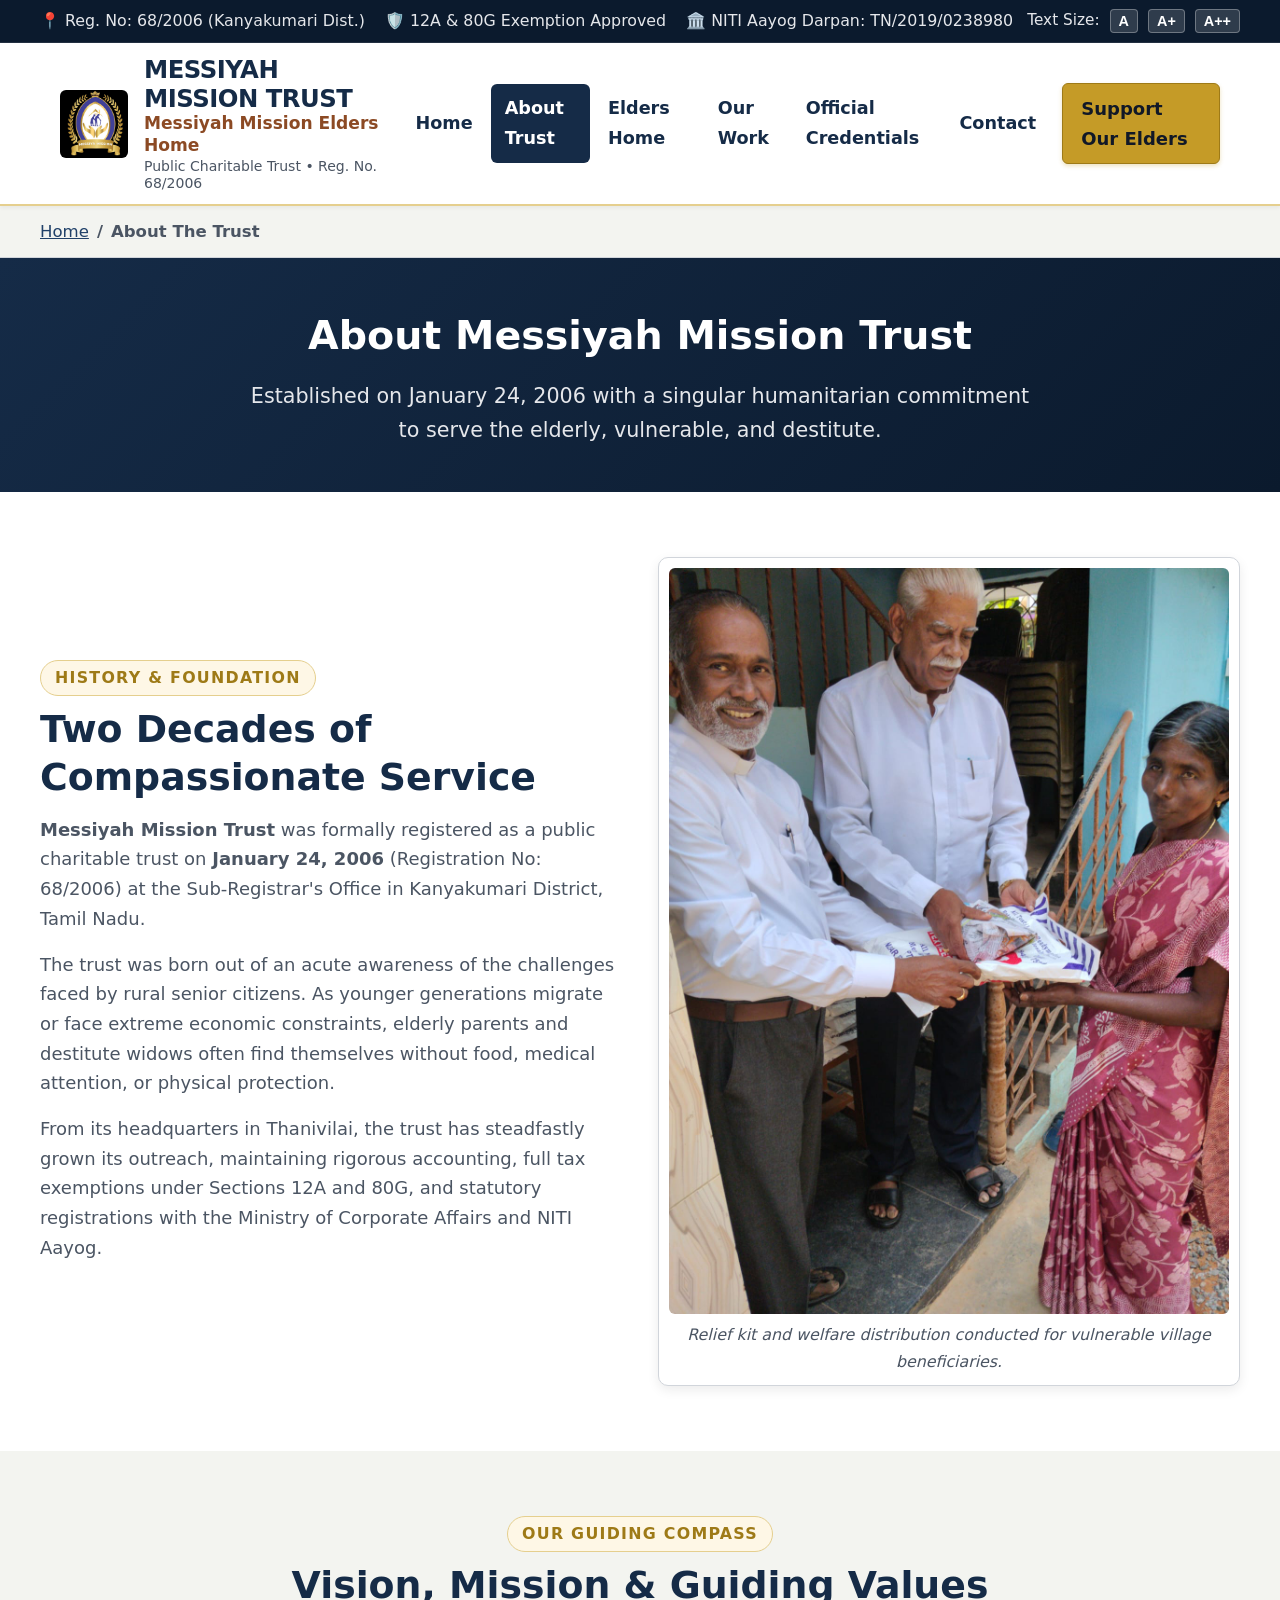
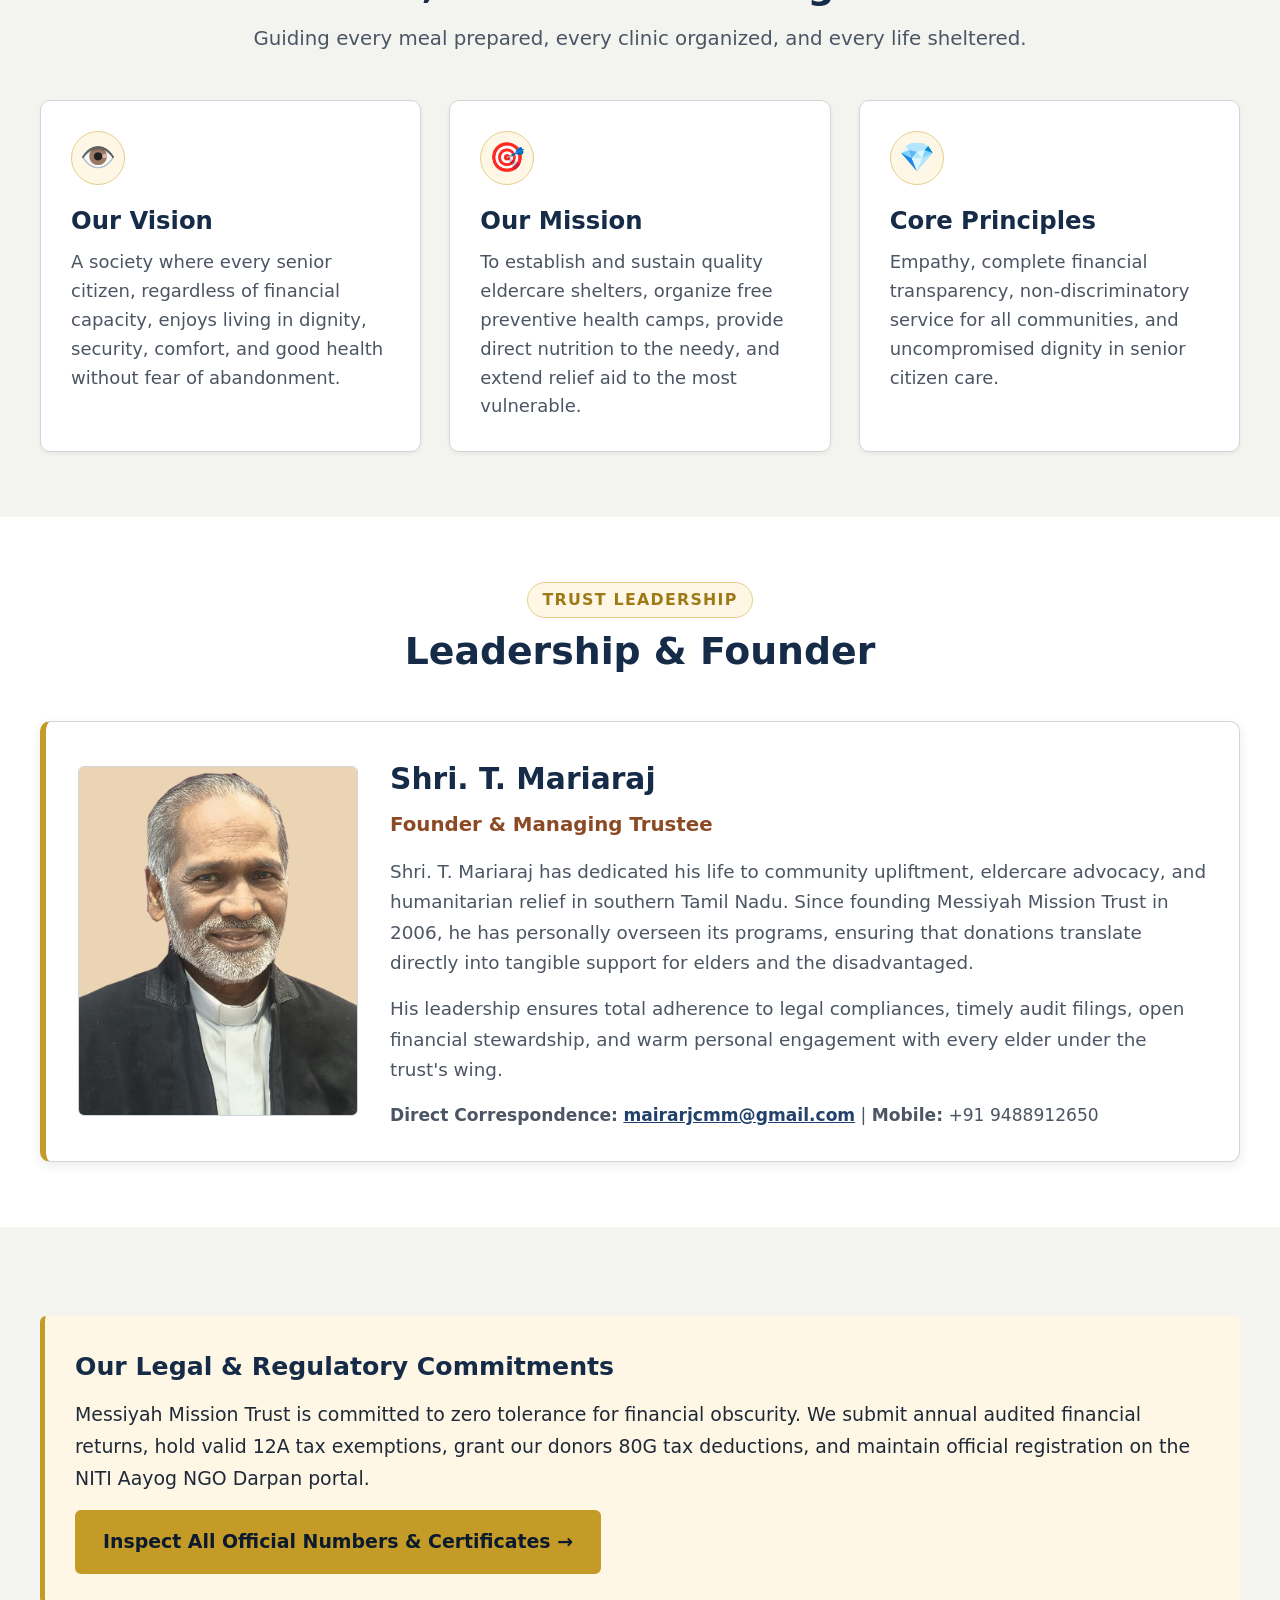
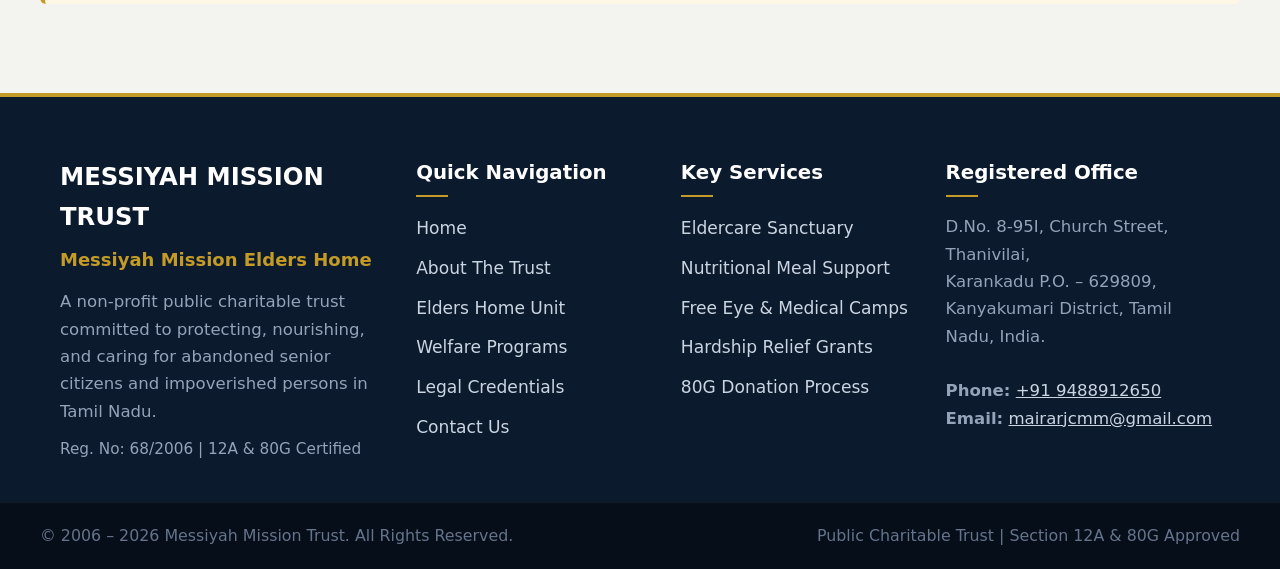
<file: about.html>
<!DOCTYPE html>
<html lang="en">
<head>
  <meta charset="UTF-8">
  <meta name="viewport" content="width=device-width, initial-scale=1.0">
  <meta name="description" content="Learn about Messiyah Mission Trust, a registered public charitable trust established in 2006 in Kanyakumari District dedicated to elder welfare, relief programs, and transparent governance.">
  <title>About Us | Messiyah Mission Trust</title>
  <link rel="stylesheet" href="styles.css">
</head>
<body>
  <!-- Accessibility Skip Navigation -->
  <a href="#main-content" class="skip-link">Skip to main content</a>

  <!-- Top Utility Bar -->
  <aside class="top-bar" aria-label="Official registration summary">
    <div class="top-bar-inner">
      <div class="top-bar-meta">
        <span>📍 Reg. No: 68/2006 (Kanyakumari Dist.)</span>
        <span>🛡️ 12A &amp; 80G Exemption Approved</span>
        <span>🏛️ NITI Aayog Darpan: TN/2019/0238980</span>
      </div>
      <div class="top-bar-controls">
        <span style="font-size: 0.85rem;">Text Size:</span>
        <button id="fontDefault" class="font-toggle-btn" title="Default font size" aria-label="Default font size">A</button>
        <button id="fontLarge" class="font-toggle-btn" title="Large font size" aria-label="Large font size">A+</button>
        <button id="fontXLarge" class="font-toggle-btn" title="Extra large font size" aria-label="Extra large font size">A++</button>
      </div>
    </div>
  </aside>

  <!-- Header -->
  <header class="header">
    <div class="header-container">
      <a href="index.html" class="brand-group" aria-label="Messiyah Mission Trust Home">
        <img src="public/images/messiyah-mission-trust-logo.jpg" alt="Messiyah Mission Trust Logo" class="brand-logo" width="68" height="68">
        <div class="brand-titles">
          <span class="brand-main-title">MESSIYAH MISSION TRUST</span>
          <span class="brand-subtitle">Messiyah Mission Elders Home</span>
          <span class="brand-legal">Public Charitable Trust • Reg. No. 68/2006</span>
        </div>
      </a>

      <button id="mobileMenuToggle" class="mobile-menu-btn" aria-expanded="false" aria-label="Toggle navigation menu">
        ☰ Menu
      </button>

      <nav id="mainNav" class="main-nav" aria-label="Primary Navigation">
        <ul class="nav-list">
          <li><a href="index.html" class="nav-link">Home</a></li>
          <li><a href="about.html" class="nav-link active" aria-current="page">About Trust</a></li>
          <li><a href="elders-home.html" class="nav-link">Elders Home</a></li>
          <li><a href="objectives.html" class="nav-link">Our Work</a></li>
          <li><a href="official-info.html" class="nav-link">Official Credentials</a></li>
          <li><a href="contact.html" class="nav-link">Contact</a></li>
          <li><a href="official-info.html#bank-details" class="nav-cta">Support Our Elders</a></li>
        </ul>
      </nav>
    </div>
  </header>

  <!-- Breadcrumbs -->
  <nav class="breadcrumb-nav" aria-label="Breadcrumb">
    <div class="breadcrumb-container">
      <ol class="breadcrumb-list">
        <li><a href="index.html">Home</a></li>
        <li aria-current="page">About The Trust</li>
      </ol>
    </div>
  </nav>

  <!-- Page Intro Banner -->
  <div class="page-intro-banner">
    <h1>About Messiyah Mission Trust</h1>
    <p>Established on January 24, 2006 with a singular humanitarian commitment to serve the elderly, vulnerable, and destitute.</p>
  </div>

  <main id="main-content">
    <!-- Trust Background Section -->
    <section class="section section-white">
      <div class="container">
        <div class="grid-2">
          <div>
            <span class="section-tag">History &amp; Foundation</span>
            <h2 class="section-title">Two Decades of Compassionate Service</h2>
            <p style="margin-bottom: 16px; color: var(--text-muted);">
              <strong>Messiyah Mission Trust</strong> was formally registered as a public charitable trust on <strong>January 24, 2006</strong> (Registration No: 68/2006) at the Sub-Registrar's Office in Kanyakumari District, Tamil Nadu.
            </p>
            <p style="margin-bottom: 16px; color: var(--text-muted);">
              The trust was born out of an acute awareness of the challenges faced by rural senior citizens. As younger generations migrate or face extreme economic constraints, elderly parents and destitute widows often find themselves without food, medical attention, or physical protection.
            </p>
            <p style="margin-bottom: 20px; color: var(--text-muted);">
              From its headquarters in Thanivilai, the trust has steadfastly grown its outreach, maintaining rigorous accounting, full tax exemptions under Sections 12A and 80G, and statutory registrations with the Ministry of Corporate Affairs and NITI Aayog.
            </p>
          </div>
          <div class="image-showcase-frame">
            <img src="public/images/relief-distribution.jpg" alt="Community relief material distribution by Messiyah Mission Trust" loading="lazy">
            <p class="image-showcase-caption">Relief kit and welfare distribution conducted for vulnerable village beneficiaries.</p>
          </div>
        </div>
      </div>
    </section>

    <!-- Vision, Mission & Core Values -->
    <section class="section section-alt">
      <div class="container">
        <div class="section-header">
          <span class="section-tag">Our Guiding Compass</span>
          <h2 class="section-title">Vision, Mission &amp; Guiding Values</h2>
          <p class="section-subtitle">Guiding every meal prepared, every clinic organized, and every life sheltered.</p>
        </div>

        <div class="grid-3">
          <div class="card">
            <div class="card-icon" aria-hidden="true">👁️</div>
            <h3>Our Vision</h3>
            <p>
              A society where every senior citizen, regardless of financial capacity, enjoys living in dignity, security, comfort, and good health without fear of abandonment.
            </p>
          </div>
          <div class="card">
            <div class="card-icon" aria-hidden="true">🎯</div>
            <h3>Our Mission</h3>
            <p>
              To establish and sustain quality eldercare shelters, organize free preventive health camps, provide direct nutrition to the needy, and extend relief aid to the most vulnerable.
            </p>
          </div>
          <div class="card">
            <div class="card-icon" aria-hidden="true">💎</div>
            <h3>Core Principles</h3>
            <p>
              Empathy, complete financial transparency, non-discriminatory service for all communities, and uncompromised dignity in senior citizen care.
            </p>
          </div>
        </div>
      </div>
    </section>

    <!-- Leadership Section -->
    <section class="section section-white">
      <div class="container">
        <div class="section-header">
          <span class="section-tag">Trust Leadership</span>
          <h2 class="section-title">Leadership &amp; Founder</h2>
        </div>

        <div class="profile-card">
          <img src="public/images/rev-t-mariaraj-portrait.jpg" alt="Rev. T. Mariaraj - Founder and Managing Trustee" class="profile-photo" loading="lazy">
          <div class="profile-info">
            <h3>Shri. T. Mariaraj</h3>
            <div class="profile-title">Founder &amp; Managing Trustee</div>
            <p class="profile-text">
              Shri. T. Mariaraj has dedicated his life to community upliftment, eldercare advocacy, and humanitarian relief in southern Tamil Nadu. Since founding Messiyah Mission Trust in 2006, he has personally overseen its programs, ensuring that donations translate directly into tangible support for elders and the disadvantaged.
            </p>
            <p class="profile-text">
              His leadership ensures total adherence to legal compliances, timely audit filings, open financial stewardship, and warm personal engagement with every elder under the trust's wing.
            </p>
            <p style="font-size: 0.95rem; color: var(--text-muted);">
              <strong>Direct Correspondence:</strong> <a href="mailto:mairarjcmm@gmail.com" style="color: var(--primary-navy-light); font-weight: 700;">mairarjcmm@gmail.com</a> | <strong>Mobile:</strong> +91 9488912650
            </p>
          </div>
        </div>
      </div>
    </section>

    <!-- Legal Framework & Compliance Callout -->
    <section class="section section-alt">
      <div class="container">
        <div class="callout callout-gold" style="padding: 30px;">
          <h3 style="font-size: 1.4rem; color: var(--primary-navy); margin-bottom: 10px;">Our Legal &amp; Regulatory Commitments</h3>
          <p style="font-size: 1.05rem; line-height: 1.7; color: var(--text-main); margin-bottom: 16px;">
            Messiyah Mission Trust is committed to zero tolerance for financial obscurity. We submit annual audited financial returns, hold valid 12A tax exemptions, grant our donors 80G tax deductions, and maintain official registration on the NITI Aayog NGO Darpan portal.
          </p>
          <a href="official-info.html" class="btn btn-primary">Inspect All Official Numbers &amp; Certificates →</a>
        </div>
      </div>
    </section>
  </main>

  <!-- Footer -->
  <footer class="footer">
    <div class="footer-container">
      <div class="footer-brand">
        <h3>MESSIYAH MISSION TRUST</h3>
        <div class="unit-title">Messiyah Mission Elders Home</div>
        <p>A non-profit public charitable trust committed to protecting, nourishing, and caring for abandoned senior citizens and impoverished persons in Tamil Nadu.</p>
        <p style="margin-top: 12px; font-size: 0.85rem; color: #94a3b8;">Reg. No: 68/2006 | 12A &amp; 80G Certified</p>
      </div>

      <div class="footer-column">
        <h4>Quick Navigation</h4>
        <ul class="footer-links">
          <li><a href="index.html">Home</a></li>
          <li><a href="about.html">About The Trust</a></li>
          <li><a href="elders-home.html">Elders Home Unit</a></li>
          <li><a href="objectives.html">Welfare Programs</a></li>
          <li><a href="official-info.html">Legal Credentials</a></li>
          <li><a href="contact.html">Contact Us</a></li>
        </ul>
      </div>

      <div class="footer-column">
        <h4>Key Services</h4>
        <ul class="footer-links">
          <li><a href="elders-home.html">Eldercare Sanctuary</a></li>
          <li><a href="objectives.html#food-distribution">Nutritional Meal Support</a></li>
          <li><a href="objectives.html#health-camps">Free Eye &amp; Medical Camps</a></li>
          <li><a href="objectives.html#relief-support">Hardship Relief Grants</a></li>
          <li><a href="official-info.html#bank-details">80G Donation Process</a></li>
        </ul>
      </div>

      <div class="footer-column">
        <h4>Registered Office</h4>
        <address class="footer-address">
          D.No. 8-95I, Church Street, Thanivilai,<br>
          Karankadu P.O. – 629809,<br>
          Kanyakumari District, Tamil Nadu, India.<br><br>
          <strong>Phone:</strong> <a href="tel:+919488912650" style="color: #cbd5e1; text-decoration: underline;">+91 9488912650</a><br>
          <strong>Email:</strong> <a href="mailto:mairarjcmm@gmail.com" style="color: #cbd5e1; text-decoration: underline;">mairarjcmm@gmail.com</a>
        </address>
      </div>
    </div>

    <div class="footer-bottom">
      <div class="footer-bottom-inner">
        <div>© 2006 – 2026 Messiyah Mission Trust. All Rights Reserved.</div>
        <div>Public Charitable Trust | Section 12A &amp; 80G Approved</div>
      </div>
    </div>
  </footer>

  <script src="script.js"></script>
</body>
</html>
</file>
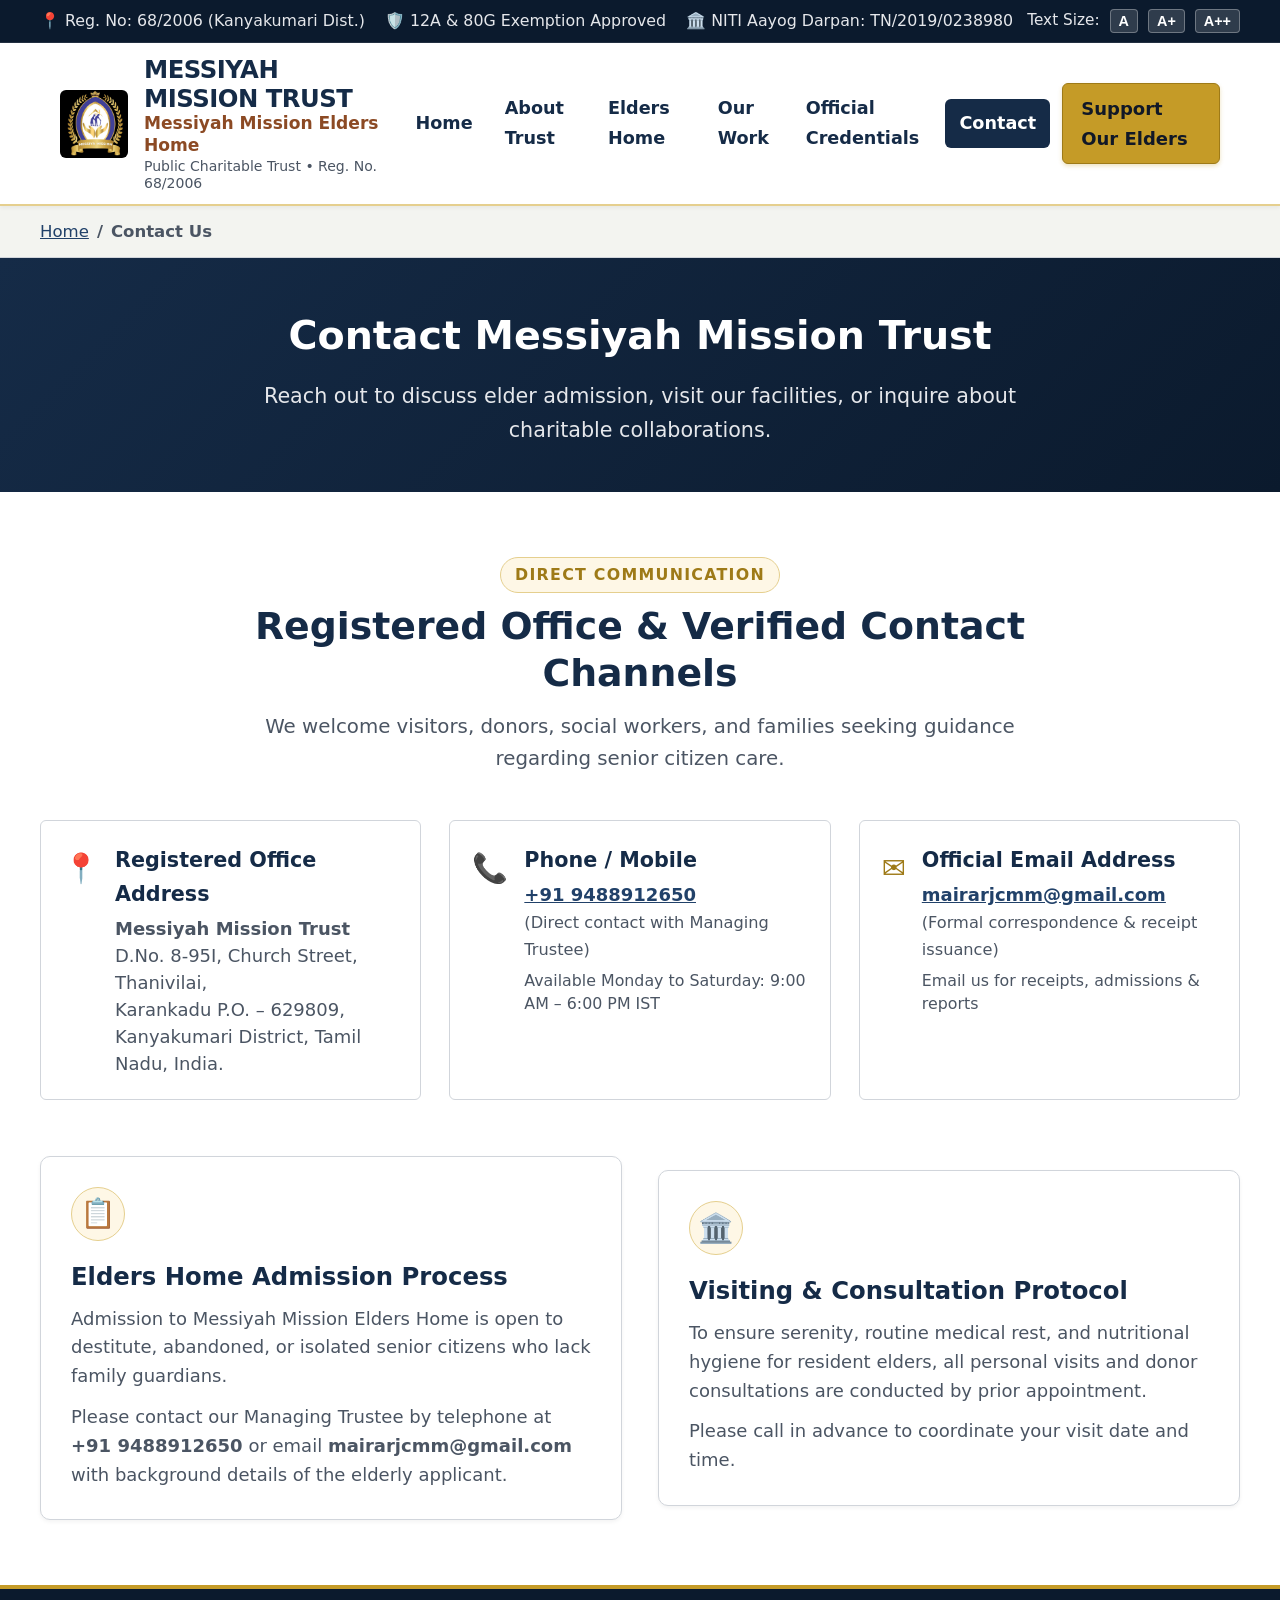
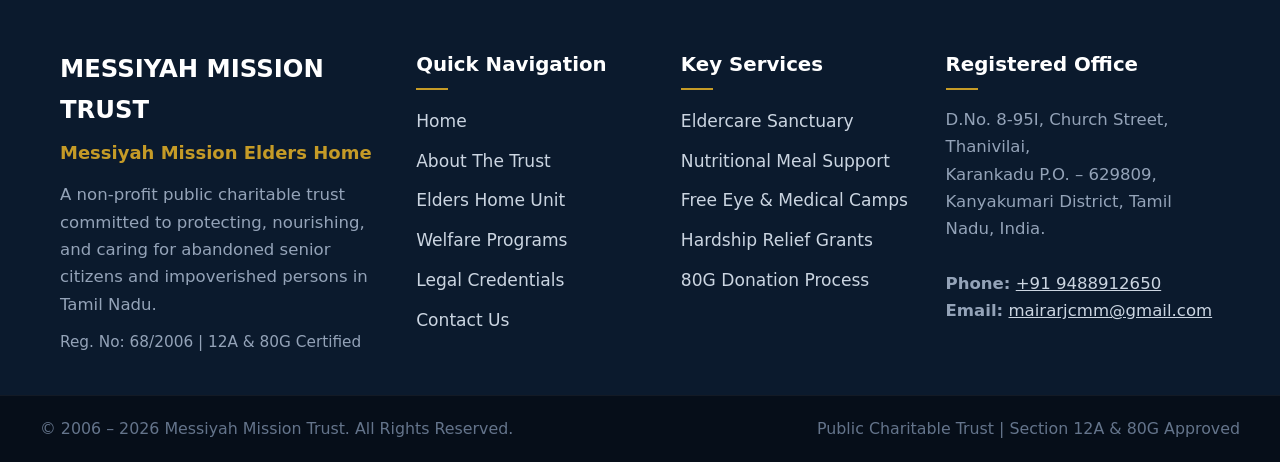
<file: contact.html>
<!DOCTYPE html>
<html lang="en">
<head>
  <meta charset="UTF-8">
  <meta name="viewport" content="width=device-width, initial-scale=1.0">
  <meta name="description" content="Contact Messiyah Mission Trust and Messiyah Mission Elders Home in Thanivilai, Kanyakumari District, Tamil Nadu. Phone, verified email, and postal address.">
  <title>Contact Us | Messiyah Mission Trust</title>
  <link rel="stylesheet" href="styles.css">
</head>
<body>
  <a href="#main-content" class="skip-link">Skip to main content</a>

  <!-- Top Bar -->
  <aside class="top-bar" aria-label="Official registration summary">
    <div class="top-bar-inner">
      <div class="top-bar-meta">
        <span>📍 Reg. No: 68/2006 (Kanyakumari Dist.)</span>
        <span>🛡️ 12A &amp; 80G Exemption Approved</span>
        <span>🏛️ NITI Aayog Darpan: TN/2019/0238980</span>
      </div>
      <div class="top-bar-controls">
        <span style="font-size: 0.85rem;">Text Size:</span>
        <button id="fontDefault" class="font-toggle-btn" title="Default font size" aria-label="Default font size">A</button>
        <button id="fontLarge" class="font-toggle-btn" title="Large font size" aria-label="Large font size">A+</button>
        <button id="fontXLarge" class="font-toggle-btn" title="Extra large font size" aria-label="Extra large font size">A++</button>
      </div>
    </div>
  </aside>

  <!-- Header -->
  <header class="header">
    <div class="header-container">
      <a href="index.html" class="brand-group" aria-label="Messiyah Mission Trust Home">
        <img src="public/images/messiyah-mission-trust-logo.jpg" alt="Messiyah Mission Trust Logo" class="brand-logo" width="68" height="68">
        <div class="brand-titles">
          <span class="brand-main-title">MESSIYAH MISSION TRUST</span>
          <span class="brand-subtitle">Messiyah Mission Elders Home</span>
          <span class="brand-legal">Public Charitable Trust • Reg. No. 68/2006</span>
        </div>
      </a>

      <button id="mobileMenuToggle" class="mobile-menu-btn" aria-expanded="false" aria-label="Toggle navigation menu">
        ☰ Menu
      </button>

      <nav id="mainNav" class="main-nav" aria-label="Primary Navigation">
        <ul class="nav-list">
          <li><a href="index.html" class="nav-link">Home</a></li>
          <li><a href="about.html" class="nav-link">About Trust</a></li>
          <li><a href="elders-home.html" class="nav-link">Elders Home</a></li>
          <li><a href="objectives.html" class="nav-link">Our Work</a></li>
          <li><a href="official-info.html" class="nav-link">Official Credentials</a></li>
          <li><a href="contact.html" class="nav-link active" aria-current="page">Contact</a></li>
          <li><a href="official-info.html#bank-details" class="nav-cta">Support Our Elders</a></li>
        </ul>
      </nav>
    </div>
  </header>

  <!-- Breadcrumbs -->
  <nav class="breadcrumb-nav" aria-label="Breadcrumb">
    <div class="breadcrumb-container">
      <ol class="breadcrumb-list">
        <li><a href="index.html">Home</a></li>
        <li aria-current="page">Contact Us</li>
      </ol>
    </div>
  </nav>

  <!-- Banner -->
  <div class="page-intro-banner">
    <h1>Contact Messiyah Mission Trust</h1>
    <p>Reach out to discuss elder admission, visit our facilities, or inquire about charitable collaborations.</p>
  </div>

  <main id="main-content">
    <section class="section section-white">
      <div class="container">
        <div class="section-header">
          <span class="section-tag">Direct Communication</span>
          <h2 class="section-title">Registered Office &amp; Verified Contact Channels</h2>
          <p class="section-subtitle">
            We welcome visitors, donors, social workers, and families seeking guidance regarding senior citizen care.
          </p>
        </div>

        <div class="grid-3">
          <!-- Postal Address -->
          <div class="contact-meta-card">
            <div class="contact-meta-icon" aria-hidden="true">📍</div>
            <div class="contact-meta-info">
              <h4>Registered Office Address</h4>
              <p>
                <strong>Messiyah Mission Trust</strong><br>
                D.No. 8-95I, Church Street, Thanivilai,<br>
                Karankadu P.O. – 629809,<br>
                Kanyakumari District, Tamil Nadu, India.
              </p>
            </div>
          </div>

          <!-- Phone -->
          <div class="contact-meta-card">
            <div class="contact-meta-icon" aria-hidden="true">📞</div>
            <div class="contact-meta-info">
              <h4>Phone / Mobile</h4>
              <p>
                <a href="tel:+919488912650">+91 9488912650</a><br>
                <span style="font-size: 0.9rem; color: var(--text-muted);">(Direct contact with Managing Trustee)</span><br>
                <span style="font-size: 0.88rem; color: var(--text-muted); display: block; margin-top: 6px;">Available Monday to Saturday: 9:00 AM – 6:00 PM IST</span>
              </p>
            </div>
          </div>

          <!-- Email -->
          <div class="contact-meta-card">
            <div class="contact-meta-icon" aria-hidden="true">✉️</div>
            <div class="contact-meta-info">
              <h4>Official Email Address</h4>
              <p>
                <a href="mailto:mairarjcmm@gmail.com">mairarjcmm@gmail.com</a><br>
                <span style="font-size: 0.9rem; color: var(--text-muted);">(Formal correspondence &amp; receipt issuance)</span><br>
                <span style="font-size: 0.88rem; color: var(--text-muted); display: block; margin-top: 6px;">Email us for receipts, admissions &amp; reports</span>
              </p>
            </div>
          </div>
        </div>

        <!-- Admission and Visitation Procedures -->
        <div class="grid-2" style="margin-top: 40px;">
          <div class="card">
            <div class="card-icon" aria-hidden="true">📋</div>
            <h3>Elders Home Admission Process</h3>
            <p style="margin-bottom: 12px;">
              Admission to Messiyah Mission Elders Home is open to destitute, abandoned, or isolated senior citizens who lack family guardians.
            </p>
            <p>
              Please contact our Managing Trustee by telephone at <strong>+91 9488912650</strong> or email <strong>mairarjcmm@gmail.com</strong> with background details of the elderly applicant.
            </p>
          </div>

          <div class="card">
            <div class="card-icon" aria-hidden="true">🏛️</div>
            <h3>Visiting &amp; Consultation Protocol</h3>
            <p style="margin-bottom: 12px;">
              To ensure serenity, routine medical rest, and nutritional hygiene for resident elders, all personal visits and donor consultations are conducted by prior appointment.
            </p>
            <p>
              Please call in advance to coordinate your visit date and time.
            </p>
          </div>
        </div>
      </div>
    </section>
  </main>

  <!-- Footer -->
  <footer class="footer">
    <div class="footer-container">
      <div class="footer-brand">
        <h3>MESSIYAH MISSION TRUST</h3>
        <div class="unit-title">Messiyah Mission Elders Home</div>
        <p>A non-profit public charitable trust committed to protecting, nourishing, and caring for abandoned senior citizens and impoverished persons in Tamil Nadu.</p>
        <p style="margin-top: 12px; font-size: 0.85rem; color: #94a3b8;">Reg. No: 68/2006 | 12A &amp; 80G Certified</p>
      </div>

      <div class="footer-column">
        <h4>Quick Navigation</h4>
        <ul class="footer-links">
          <li><a href="index.html">Home</a></li>
          <li><a href="about.html">About The Trust</a></li>
          <li><a href="elders-home.html">Elders Home Unit</a></li>
          <li><a href="objectives.html">Welfare Programs</a></li>
          <li><a href="official-info.html">Legal Credentials</a></li>
          <li><a href="contact.html">Contact Us</a></li>
        </ul>
      </div>

      <div class="footer-column">
        <h4>Key Services</h4>
        <ul class="footer-links">
          <li><a href="elders-home.html">Eldercare Sanctuary</a></li>
          <li><a href="objectives.html#food-distribution">Nutritional Meal Support</a></li>
          <li><a href="objectives.html#health-camps">Free Eye &amp; Medical Camps</a></li>
          <li><a href="objectives.html#relief-support">Hardship Relief Grants</a></li>
          <li><a href="official-info.html#bank-details">80G Donation Process</a></li>
        </ul>
      </div>

      <div class="footer-column">
        <h4>Registered Office</h4>
        <address class="footer-address">
          D.No. 8-95I, Church Street, Thanivilai,<br>
          Karankadu P.O. – 629809,<br>
          Kanyakumari District, Tamil Nadu, India.<br><br>
          <strong>Phone:</strong> <a href="tel:+919488912650" style="color: #cbd5e1; text-decoration: underline;">+91 9488912650</a><br>
          <strong>Email:</strong> <a href="mailto:mairarjcmm@gmail.com" style="color: #cbd5e1; text-decoration: underline;">mairarjcmm@gmail.com</a>
        </address>
      </div>
    </div>

    <div class="footer-bottom">
      <div class="footer-bottom-inner">
        <div>© 2006 – 2026 Messiyah Mission Trust. All Rights Reserved.</div>
        <div>Public Charitable Trust | Section 12A &amp; 80G Approved</div>
      </div>
    </div>
  </footer>

  <script src="script.js"></script>
</body>
</html>
</file>
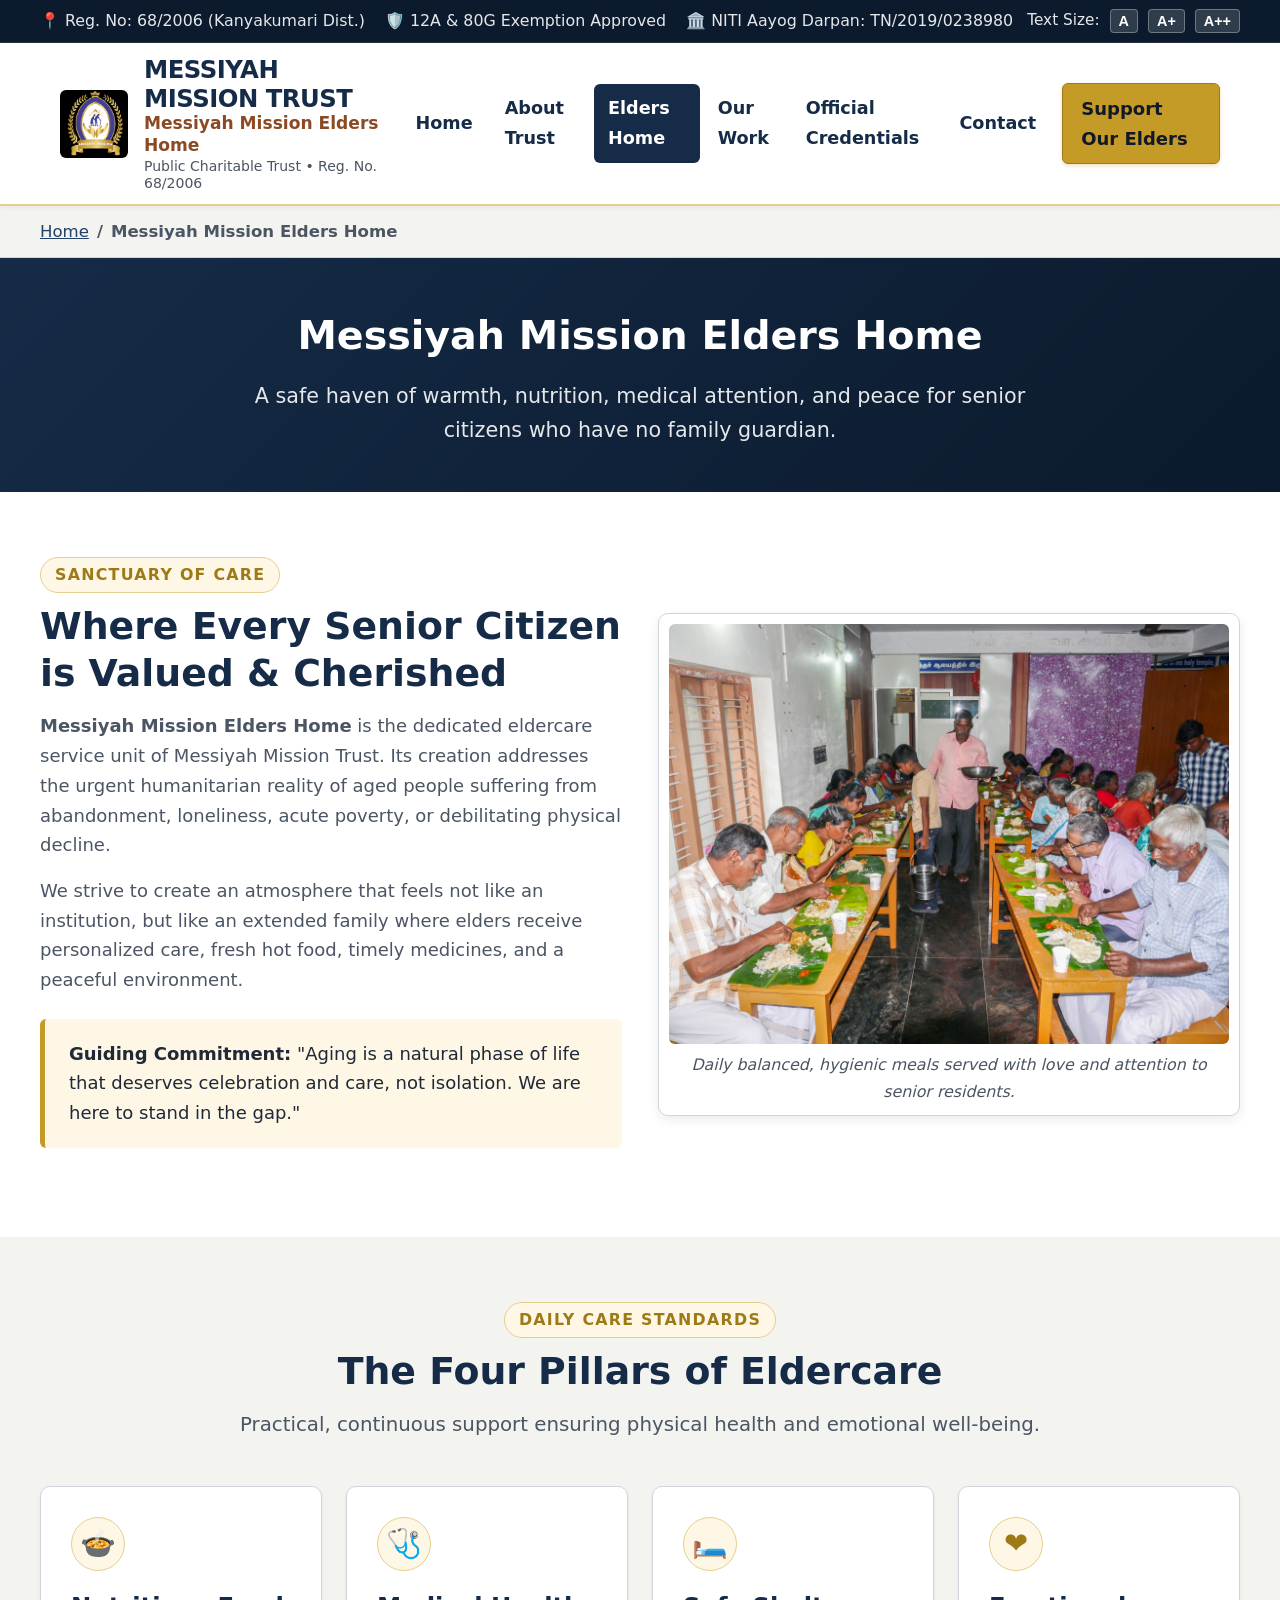
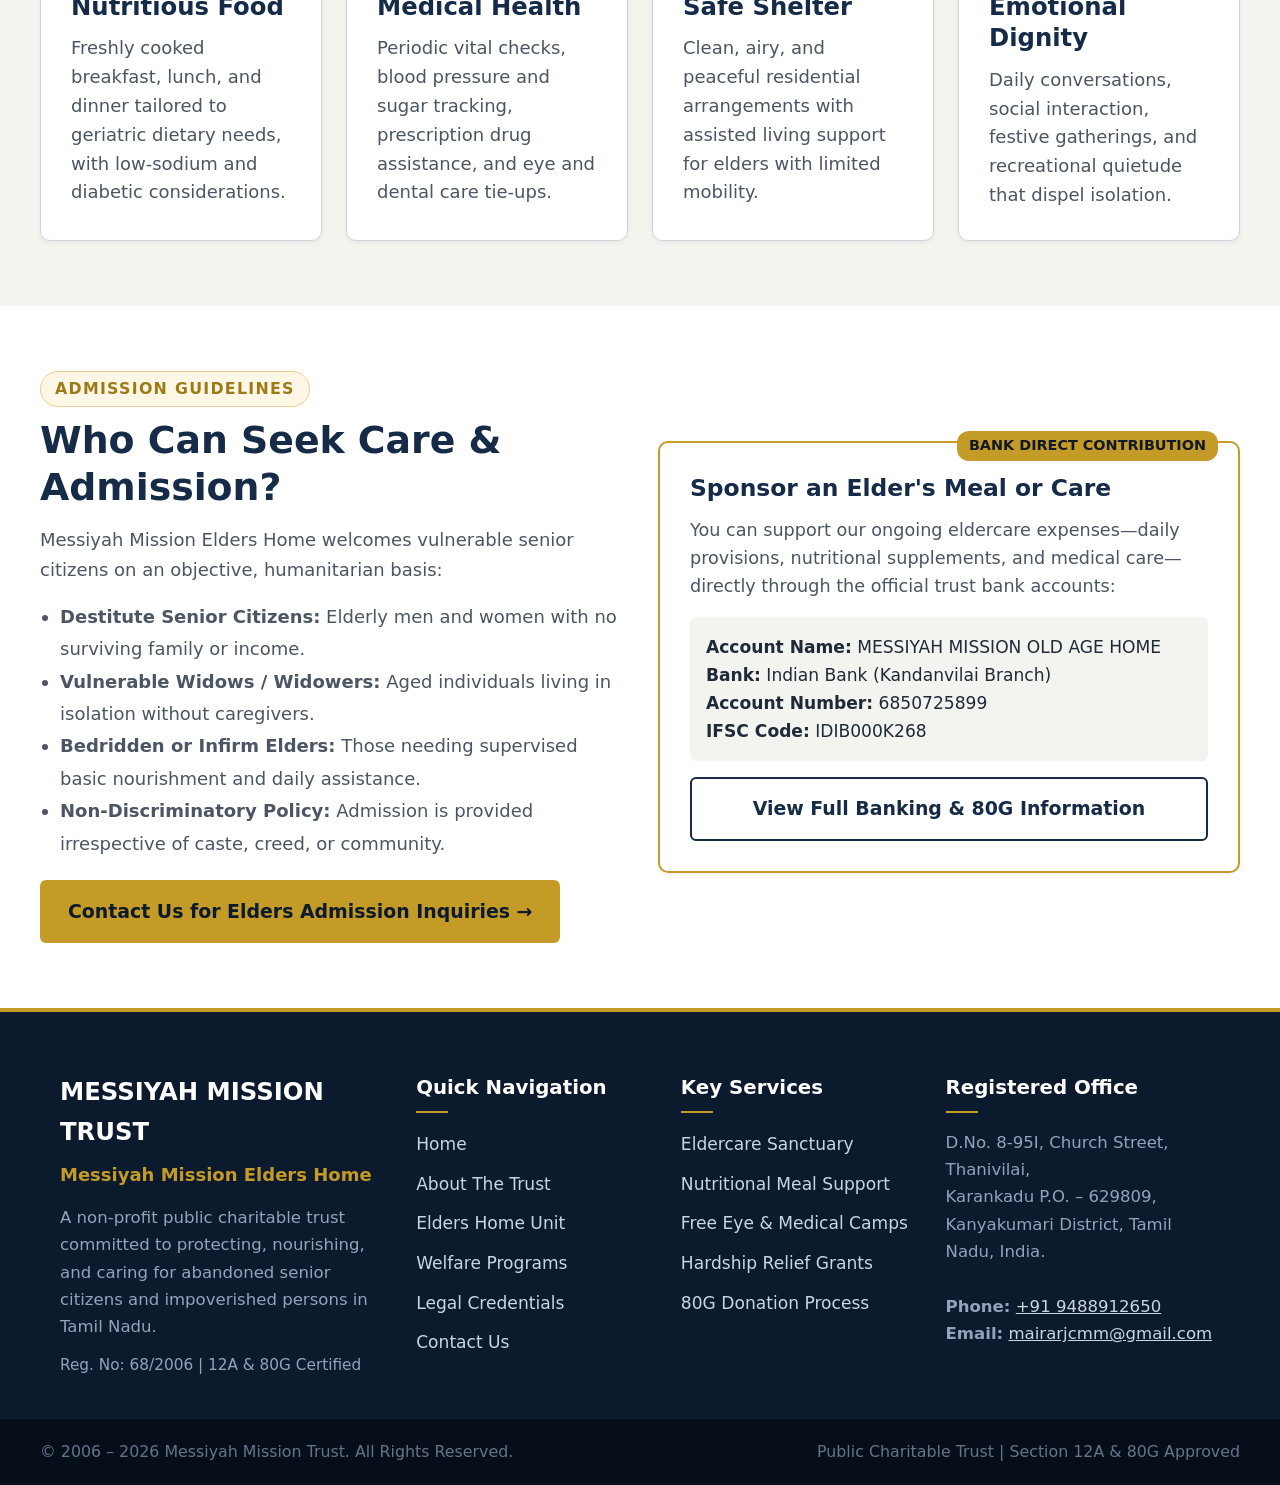
<file: elders-home.html>
<!DOCTYPE html>
<html lang="en">
<head>
  <meta charset="UTF-8">
  <meta name="viewport" content="width=device-width, initial-scale=1.0">
  <meta name="description" content="Messiyah Mission Elders Home provides secure shelter, hot daily nutritious meals, geriatric health monitoring, and dignity to vulnerable senior citizens in Kanyakumari District.">
  <title>Messiyah Mission Elders Home | Dedicated Eldercare Sanctuary</title>
  <link rel="stylesheet" href="styles.css">
</head>
<body>
  <a href="#main-content" class="skip-link">Skip to main content</a>

  <!-- Top Utility Bar -->
  <aside class="top-bar" aria-label="Official registration summary">
    <div class="top-bar-inner">
      <div class="top-bar-meta">
        <span>📍 Reg. No: 68/2006 (Kanyakumari Dist.)</span>
        <span>🛡️ 12A &amp; 80G Exemption Approved</span>
        <span>🏛️ NITI Aayog Darpan: TN/2019/0238980</span>
      </div>
      <div class="top-bar-controls">
        <span style="font-size: 0.85rem;">Text Size:</span>
        <button id="fontDefault" class="font-toggle-btn" title="Default font size" aria-label="Default font size">A</button>
        <button id="fontLarge" class="font-toggle-btn" title="Large font size" aria-label="Large font size">A+</button>
        <button id="fontXLarge" class="font-toggle-btn" title="Extra large font size" aria-label="Extra large font size">A++</button>
      </div>
    </div>
  </aside>

  <!-- Header -->
  <header class="header">
    <div class="header-container">
      <a href="index.html" class="brand-group" aria-label="Messiyah Mission Trust Home">
        <img src="public/images/messiyah-mission-trust-logo.jpg" alt="Messiyah Mission Trust Logo" class="brand-logo" width="68" height="68">
        <div class="brand-titles">
          <span class="brand-main-title">MESSIYAH MISSION TRUST</span>
          <span class="brand-subtitle">Messiyah Mission Elders Home</span>
          <span class="brand-legal">Public Charitable Trust • Reg. No. 68/2006</span>
        </div>
      </a>

      <button id="mobileMenuToggle" class="mobile-menu-btn" aria-expanded="false" aria-label="Toggle navigation menu">
        ☰ Menu
      </button>

      <nav id="mainNav" class="main-nav" aria-label="Primary Navigation">
        <ul class="nav-list">
          <li><a href="index.html" class="nav-link">Home</a></li>
          <li><a href="about.html" class="nav-link">About Trust</a></li>
          <li><a href="elders-home.html" class="nav-link active" aria-current="page">Elders Home</a></li>
          <li><a href="objectives.html" class="nav-link">Our Work</a></li>
          <li><a href="official-info.html" class="nav-link">Official Credentials</a></li>
          <li><a href="contact.html" class="nav-link">Contact</a></li>
          <li><a href="official-info.html#bank-details" class="nav-cta">Support Our Elders</a></li>
        </ul>
      </nav>
    </div>
  </header>

  <!-- Breadcrumbs -->
  <nav class="breadcrumb-nav" aria-label="Breadcrumb">
    <div class="breadcrumb-container">
      <ol class="breadcrumb-list">
        <li><a href="index.html">Home</a></li>
        <li aria-current="page">Messiyah Mission Elders Home</li>
      </ol>
    </div>
  </nav>

  <!-- Intro Banner -->
  <div class="page-intro-banner">
    <h1>Messiyah Mission Elders Home</h1>
    <p>A safe haven of warmth, nutrition, medical attention, and peace for senior citizens who have no family guardian.</p>
  </div>

  <main id="main-content">
    <!-- Purpose & Sanctuary Overview -->
    <section class="section section-white">
      <div class="container">
        <div class="grid-2">
          <div>
            <span class="section-tag">Sanctuary of Care</span>
            <h2 class="section-title">Where Every Senior Citizen is Valued &amp; Cherished</h2>
            <p style="margin-bottom: 16px; color: var(--text-muted);">
              <strong>Messiyah Mission Elders Home</strong> is the dedicated eldercare service unit of Messiyah Mission Trust. Its creation addresses the urgent humanitarian reality of aged people suffering from abandonment, loneliness, acute poverty, or debilitating physical decline.
            </p>
            <p style="margin-bottom: 16px; color: var(--text-muted);">
              We strive to create an atmosphere that feels not like an institution, but like an extended family where elders receive personalized care, fresh hot food, timely medicines, and a peaceful environment.
            </p>
            <div class="callout callout-gold">
              <strong>Guiding Commitment:</strong> "Aging is a natural phase of life that deserves celebration and care, not isolation. We are here to stand in the gap."
            </div>
          </div>
          <div class="image-showcase-frame">
            <img src="public/images/messiyah-mission-elders-home.jpg" alt="Seniors enjoying community meal at Messiyah Mission Elders Home" loading="lazy">
            <p class="image-showcase-caption">Daily balanced, hygienic meals served with love and attention to senior residents.</p>
          </div>
        </div>
      </div>
    </section>

    <!-- Core Care Pillars -->
    <section class="section section-alt">
      <div class="container">
        <div class="section-header">
          <span class="section-tag">Daily Care Standards</span>
          <h2 class="section-title">The Four Pillars of Eldercare</h2>
          <p class="section-subtitle">Practical, continuous support ensuring physical health and emotional well-being.</p>
        </div>

        <div class="grid-4">
          <div class="card">
            <div class="card-icon" aria-hidden="true">🍲</div>
            <h3>Nutritious Food</h3>
            <p>Freshly cooked breakfast, lunch, and dinner tailored to geriatric dietary needs, with low-sodium and diabetic considerations.</p>
          </div>

          <div class="card">
            <div class="card-icon" aria-hidden="true">🩺</div>
            <h3>Medical Health</h3>
            <p>Periodic vital checks, blood pressure and sugar tracking, prescription drug assistance, and eye and dental care tie-ups.</p>
          </div>

          <div class="card">
            <div class="card-icon" aria-hidden="true">🛏️</div>
            <h3>Safe Shelter</h3>
            <p>Clean, airy, and peaceful residential arrangements with assisted living support for elders with limited mobility.</p>
          </div>

          <div class="card">
            <div class="card-icon" aria-hidden="true">❤️</div>
            <h3>Emotional Dignity</h3>
            <p>Daily conversations, social interaction, festive gatherings, and recreational quietude that dispel isolation.</p>
          </div>
        </div>
      </div>
    </section>

    <!-- Admission & Eligibility Guidelines -->
    <section class="section section-white">
      <div class="container">
        <div class="grid-2">
          <div>
            <span class="section-tag">Admission Guidelines</span>
            <h2 class="section-title">Who Can Seek Care &amp; Admission?</h2>
            <p style="margin-bottom: 16px; color: var(--text-muted);">
              Messiyah Mission Elders Home welcomes vulnerable senior citizens on an objective, humanitarian basis:
            </p>
            <ul style="padding-left: 20px; color: var(--text-muted); line-height: 1.8; margin-bottom: 20px;">
              <li><strong>Destitute Senior Citizens:</strong> Elderly men and women with no surviving family or income.</li>
              <li><strong>Vulnerable Widows / Widowers:</strong> Aged individuals living in isolation without caregivers.</li>
              <li><strong>Bedridden or Infirm Elders:</strong> Those needing supervised basic nourishment and daily assistance.</li>
              <li><strong>Non-Discriminatory Policy:</strong> Admission is provided irrespective of caste, creed, or community.</li>
            </ul>
            <a href="contact.html" class="btn btn-primary">Contact Us for Elders Admission Inquiries →</a>
          </div>

          <div class="card card-featured">
            <span class="card-tag">Bank Direct Contribution</span>
            <h3 style="font-size: 1.3rem; margin-bottom: 12px; color: var(--primary-navy);">Sponsor an Elder's Meal or Care</h3>
            <p style="margin-bottom: 16px; font-size: 0.98rem;">
              You can support our ongoing eldercare expenses—daily provisions, nutritional supplements, and medical care—directly through the official trust bank accounts:
            </p>
            <div style="background: var(--bg-alt); padding: 16px; border-radius: var(--radius-sm); margin-bottom: 16px; font-size: 0.95rem;">
              <div><strong>Account Name:</strong> MESSIYAH MISSION OLD AGE HOME</div>
              <div><strong>Bank:</strong> Indian Bank (Kandanvilai Branch)</div>
              <div><strong>Account Number:</strong> 6850725899</div>
              <div><strong>IFSC Code:</strong> IDIB000K268</div>
            </div>
            <a href="official-info.html#bank-details" class="btn btn-secondary" style="color: var(--primary-navy); border-color: var(--primary-navy); width: 100%;">View Full Banking &amp; 80G Information</a>
          </div>
        </div>
      </div>
    </section>
  </main>

  <!-- Footer -->
  <footer class="footer">
    <div class="footer-container">
      <div class="footer-brand">
        <h3>MESSIYAH MISSION TRUST</h3>
        <div class="unit-title">Messiyah Mission Elders Home</div>
        <p>A non-profit public charitable trust committed to protecting, nourishing, and caring for abandoned senior citizens and impoverished persons in Tamil Nadu.</p>
        <p style="margin-top: 12px; font-size: 0.85rem; color: #94a3b8;">Reg. No: 68/2006 | 12A &amp; 80G Certified</p>
      </div>

      <div class="footer-column">
        <h4>Quick Navigation</h4>
        <ul class="footer-links">
          <li><a href="index.html">Home</a></li>
          <li><a href="about.html">About The Trust</a></li>
          <li><a href="elders-home.html">Elders Home Unit</a></li>
          <li><a href="objectives.html">Welfare Programs</a></li>
          <li><a href="official-info.html">Legal Credentials</a></li>
          <li><a href="contact.html">Contact Us</a></li>
        </ul>
      </div>

      <div class="footer-column">
        <h4>Key Services</h4>
        <ul class="footer-links">
          <li><a href="elders-home.html">Eldercare Sanctuary</a></li>
          <li><a href="objectives.html#food-distribution">Nutritional Meal Support</a></li>
          <li><a href="objectives.html#health-camps">Free Eye &amp; Medical Camps</a></li>
          <li><a href="objectives.html#relief-support">Hardship Relief Grants</a></li>
          <li><a href="official-info.html#bank-details">80G Donation Process</a></li>
        </ul>
      </div>

      <div class="footer-column">
        <h4>Registered Office</h4>
        <address class="footer-address">
          D.No. 8-95I, Church Street, Thanivilai,<br>
          Karankadu P.O. – 629809,<br>
          Kanyakumari District, Tamil Nadu, India.<br><br>
          <strong>Phone:</strong> <a href="tel:+919488912650" style="color: #cbd5e1; text-decoration: underline;">+91 9488912650</a><br>
          <strong>Email:</strong> <a href="mailto:mairarjcmm@gmail.com" style="color: #cbd5e1; text-decoration: underline;">mairarjcmm@gmail.com</a>
        </address>
      </div>
    </div>

    <div class="footer-bottom">
      <div class="footer-bottom-inner">
        <div>© 2006 – 2026 Messiyah Mission Trust. All Rights Reserved.</div>
        <div>Public Charitable Trust | Section 12A &amp; 80G Approved</div>
      </div>
    </div>
  </footer>

  <script src="script.js"></script>
</body>
</html>
</file>
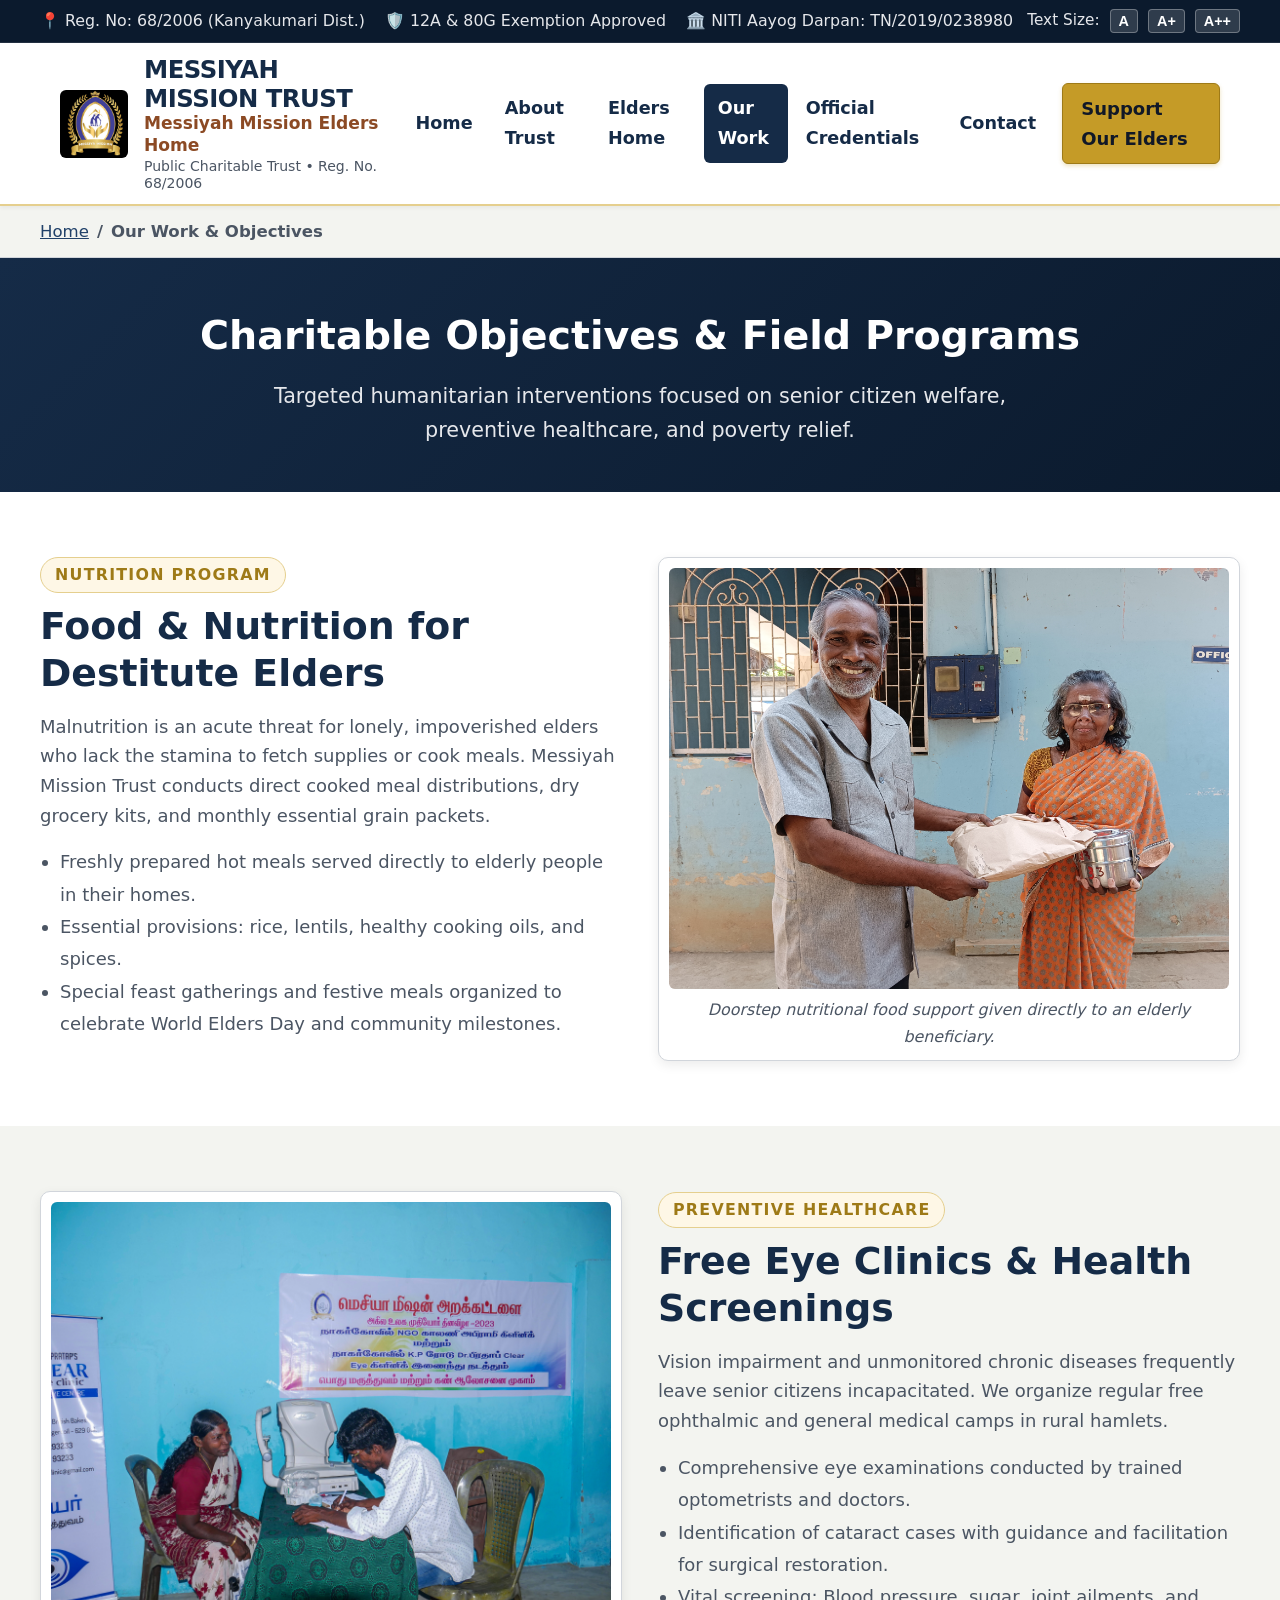
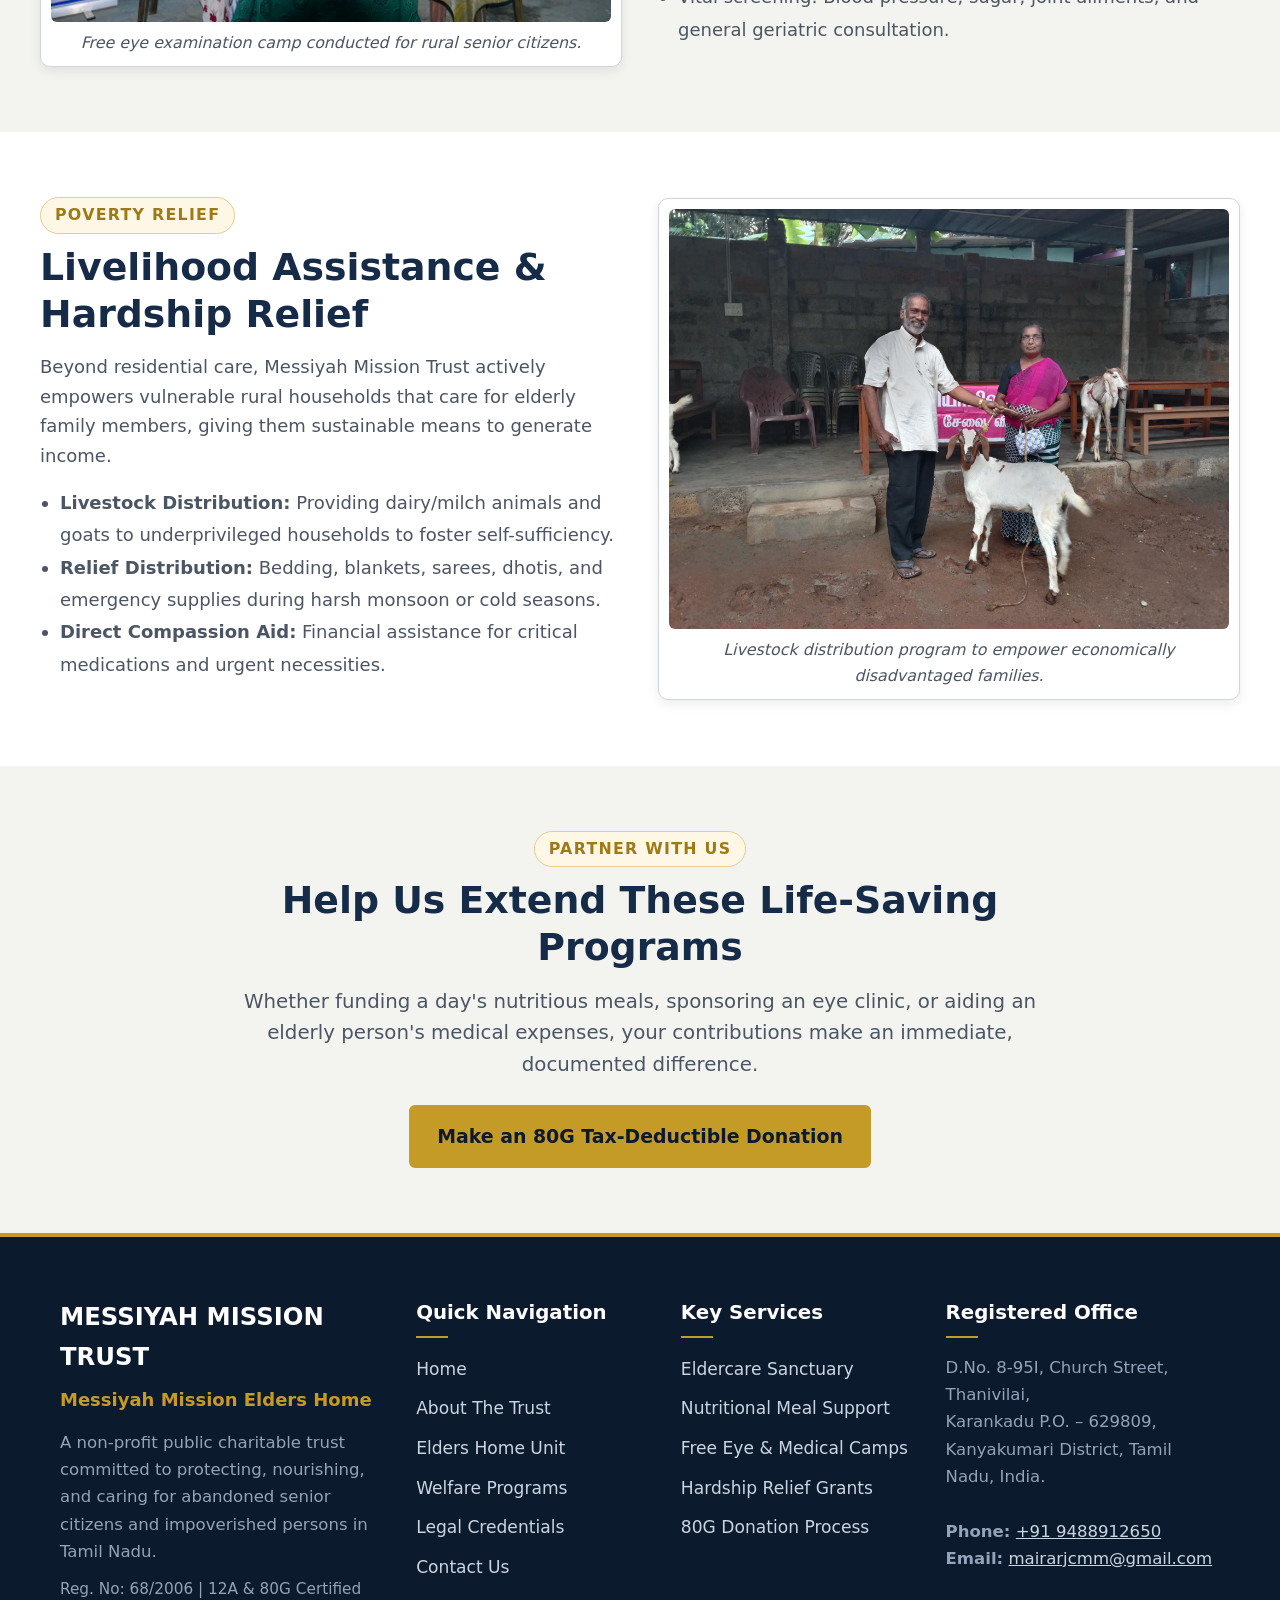
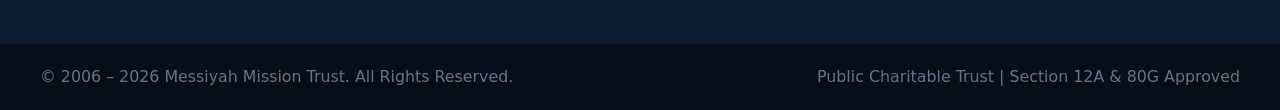
<file: objectives.html>
<!DOCTYPE html>
<html lang="en">
<head>
  <meta charset="UTF-8">
  <meta name="viewport" content="width=device-width, initial-scale=1.0">
  <meta name="description" content="Discover the charitable initiatives of Messiyah Mission Trust: food distribution to senior citizens, free eye testing camps, livelihood support, and hardship relief in Kanyakumari.">
  <title>Our Work &amp; Objectives | Messiyah Mission Trust</title>
  <link rel="stylesheet" href="styles.css">
</head>
<body>
  <a href="#main-content" class="skip-link">Skip to main content</a>

  <!-- Top Bar -->
  <aside class="top-bar" aria-label="Official registration summary">
    <div class="top-bar-inner">
      <div class="top-bar-meta">
        <span>📍 Reg. No: 68/2006 (Kanyakumari Dist.)</span>
        <span>🛡️ 12A &amp; 80G Exemption Approved</span>
        <span>🏛️ NITI Aayog Darpan: TN/2019/0238980</span>
      </div>
      <div class="top-bar-controls">
        <span style="font-size: 0.85rem;">Text Size:</span>
        <button id="fontDefault" class="font-toggle-btn" title="Default font size" aria-label="Default font size">A</button>
        <button id="fontLarge" class="font-toggle-btn" title="Large font size" aria-label="Large font size">A+</button>
        <button id="fontXLarge" class="font-toggle-btn" title="Extra large font size" aria-label="Extra large font size">A++</button>
      </div>
    </div>
  </aside>

  <!-- Header -->
  <header class="header">
    <div class="header-container">
      <a href="index.html" class="brand-group" aria-label="Messiyah Mission Trust Home">
        <img src="public/images/messiyah-mission-trust-logo.jpg" alt="Messiyah Mission Trust Logo" class="brand-logo" width="68" height="68">
        <div class="brand-titles">
          <span class="brand-main-title">MESSIYAH MISSION TRUST</span>
          <span class="brand-subtitle">Messiyah Mission Elders Home</span>
          <span class="brand-legal">Public Charitable Trust • Reg. No. 68/2006</span>
        </div>
      </a>

      <button id="mobileMenuToggle" class="mobile-menu-btn" aria-expanded="false" aria-label="Toggle navigation menu">
        ☰ Menu
      </button>

      <nav id="mainNav" class="main-nav" aria-label="Primary Navigation">
        <ul class="nav-list">
          <li><a href="index.html" class="nav-link">Home</a></li>
          <li><a href="about.html" class="nav-link">About Trust</a></li>
          <li><a href="elders-home.html" class="nav-link">Elders Home</a></li>
          <li><a href="objectives.html" class="nav-link active" aria-current="page">Our Work</a></li>
          <li><a href="official-info.html" class="nav-link">Official Credentials</a></li>
          <li><a href="contact.html" class="nav-link">Contact</a></li>
          <li><a href="official-info.html#bank-details" class="nav-cta">Support Our Elders</a></li>
        </ul>
      </nav>
    </div>
  </header>

  <!-- Breadcrumbs -->
  <nav class="breadcrumb-nav" aria-label="Breadcrumb">
    <div class="breadcrumb-container">
      <ol class="breadcrumb-list">
        <li><a href="index.html">Home</a></li>
        <li aria-current="page">Our Work &amp; Objectives</li>
      </ol>
    </div>
  </nav>

  <!-- Page Banner -->
  <div class="page-intro-banner">
    <h1>Charitable Objectives &amp; Field Programs</h1>
    <p>Targeted humanitarian interventions focused on senior citizen welfare, preventive healthcare, and poverty relief.</p>
  </div>

  <main id="main-content">
    <!-- PROGRAM 1: FOOD DISTRIBUTION -->
    <section class="section section-white" id="food-distribution">
      <div class="container">
        <div class="grid-2">
          <div>
            <span class="section-tag">Nutrition Program</span>
            <h2 class="section-title">Food &amp; Nutrition for Destitute Elders</h2>
            <p style="margin-bottom: 16px; color: var(--text-muted);">
              Malnutrition is an acute threat for lonely, impoverished elders who lack the stamina to fetch supplies or cook meals. Messiyah Mission Trust conducts direct cooked meal distributions, dry grocery kits, and monthly essential grain packets.
            </p>
            <ul style="padding-left: 20px; color: var(--text-muted); line-height: 1.8; margin-bottom: 20px;">
              <li>Freshly prepared hot meals served directly to elderly people in their homes.</li>
              <li>Essential provisions: rice, lentils, healthy cooking oils, and spices.</li>
              <li>Special feast gatherings and festive meals organized to celebrate World Elders Day and community milestones.</li>
            </ul>
          </div>
          <div class="image-showcase-frame">
            <img src="public/images/elderly-food-care.jpg" alt="Elderly lady receiving food support from Messiyah Mission Trust" loading="lazy">
            <p class="image-showcase-caption">Doorstep nutritional food support given directly to an elderly beneficiary.</p>
          </div>
        </div>
      </div>
    </section>

    <!-- PROGRAM 2: HEALTH CAMPS -->
    <section class="section section-alt" id="health-camps">
      <div class="container">
        <div class="grid-2" style="direction: rtl;">
          <div style="direction: ltr;">
            <span class="section-tag">Preventive Healthcare</span>
            <h2 class="section-title">Free Eye Clinics &amp; Health Screenings</h2>
            <p style="margin-bottom: 16px; color: var(--text-muted);">
              Vision impairment and unmonitored chronic diseases frequently leave senior citizens incapacitated. We organize regular free ophthalmic and general medical camps in rural hamlets.
            </p>
            <ul style="padding-left: 20px; color: var(--text-muted); line-height: 1.8; margin-bottom: 20px;">
              <li>Comprehensive eye examinations conducted by trained optometrists and doctors.</li>
              <li>Identification of cataract cases with guidance and facilitation for surgical restoration.</li>
              <li>Vital screening: Blood pressure, sugar, joint ailments, and general geriatric consultation.</li>
            </ul>
          </div>
          <div class="image-showcase-frame" style="direction: ltr;">
            <img src="public/images/eye-clinic.jpg" alt="Senior resident undergoing eye examination" loading="lazy">
            <p class="image-showcase-caption">Free eye examination camp conducted for rural senior citizens.</p>
          </div>
        </div>
      </div>
    </section>

    <!-- PROGRAM 3: LIVELIHOOD & RELIEF -->
    <section class="section section-white" id="relief-support">
      <div class="container">
        <div class="grid-2">
          <div>
            <span class="section-tag">Poverty Relief</span>
            <h2 class="section-title">Livelihood Assistance &amp; Hardship Relief</h2>
            <p style="margin-bottom: 16px; color: var(--text-muted);">
              Beyond residential care, Messiyah Mission Trust actively empowers vulnerable rural households that care for elderly family members, giving them sustainable means to generate income.
            </p>
            <ul style="padding-left: 20px; color: var(--text-muted); line-height: 1.8; margin-bottom: 20px;">
              <li><strong>Livestock Distribution:</strong> Providing dairy/milch animals and goats to underprivileged households to foster self-sufficiency.</li>
              <li><strong>Relief Distribution:</strong> Bedding, blankets, sarees, dhotis, and emergency supplies during harsh monsoon or cold seasons.</li>
              <li><strong>Direct Compassion Aid:</strong> Financial assistance for critical medications and urgent necessities.</li>
            </ul>
          </div>
          <div class="image-showcase-frame">
            <img src="public/images/livelihood-support.jpg" alt="Livelihood animal distribution by Messiyah Mission Trust" loading="lazy">
            <p class="image-showcase-caption">Livestock distribution program to empower economically disadvantaged families.</p>
          </div>
        </div>
      </div>
    </section>

    <!-- Support CTA -->
    <section class="section section-alt">
      <div class="container" style="text-align: center; max-width: 800px;">
        <span class="section-tag">Partner With Us</span>
        <h2 class="section-title">Help Us Extend These Life-Saving Programs</h2>
        <p class="section-subtitle" style="margin-bottom: 24px;">
          Whether funding a day's nutritious meals, sponsoring an eye clinic, or aiding an elderly person's medical expenses, your contributions make an immediate, documented difference.
        </p>
        <a href="official-info.html#bank-details" class="btn btn-primary">Make an 80G Tax-Deductible Donation</a>
      </div>
    </section>
  </main>

  <!-- Footer -->
  <footer class="footer">
    <div class="footer-container">
      <div class="footer-brand">
        <h3>MESSIYAH MISSION TRUST</h3>
        <div class="unit-title">Messiyah Mission Elders Home</div>
        <p>A non-profit public charitable trust committed to protecting, nourishing, and caring for abandoned senior citizens and impoverished persons in Tamil Nadu.</p>
        <p style="margin-top: 12px; font-size: 0.85rem; color: #94a3b8;">Reg. No: 68/2006 | 12A &amp; 80G Certified</p>
      </div>

      <div class="footer-column">
        <h4>Quick Navigation</h4>
        <ul class="footer-links">
          <li><a href="index.html">Home</a></li>
          <li><a href="about.html">About The Trust</a></li>
          <li><a href="elders-home.html">Elders Home Unit</a></li>
          <li><a href="objectives.html">Welfare Programs</a></li>
          <li><a href="official-info.html">Legal Credentials</a></li>
          <li><a href="contact.html">Contact Us</a></li>
        </ul>
      </div>

      <div class="footer-column">
        <h4>Key Services</h4>
        <ul class="footer-links">
          <li><a href="elders-home.html">Eldercare Sanctuary</a></li>
          <li><a href="objectives.html#food-distribution">Nutritional Meal Support</a></li>
          <li><a href="objectives.html#health-camps">Free Eye &amp; Medical Camps</a></li>
          <li><a href="objectives.html#relief-support">Hardship Relief Grants</a></li>
          <li><a href="official-info.html#bank-details">80G Donation Process</a></li>
        </ul>
      </div>

      <div class="footer-column">
        <h4>Registered Office</h4>
        <address class="footer-address">
          D.No. 8-95I, Church Street, Thanivilai,<br>
          Karankadu P.O. – 629809,<br>
          Kanyakumari District, Tamil Nadu, India.<br><br>
          <strong>Phone:</strong> <a href="tel:+919488912650" style="color: #cbd5e1; text-decoration: underline;">+91 9488912650</a><br>
          <strong>Email:</strong> <a href="mailto:mairarjcmm@gmail.com" style="color: #cbd5e1; text-decoration: underline;">mairarjcmm@gmail.com</a>
        </address>
      </div>
    </div>

    <div class="footer-bottom">
      <div class="footer-bottom-inner">
        <div>© 2006 – 2026 Messiyah Mission Trust. All Rights Reserved.</div>
        <div>Public Charitable Trust | Section 12A &amp; 80G Approved</div>
      </div>
    </div>
  </footer>

  <script src="script.js"></script>
</body>
</html>
</file>
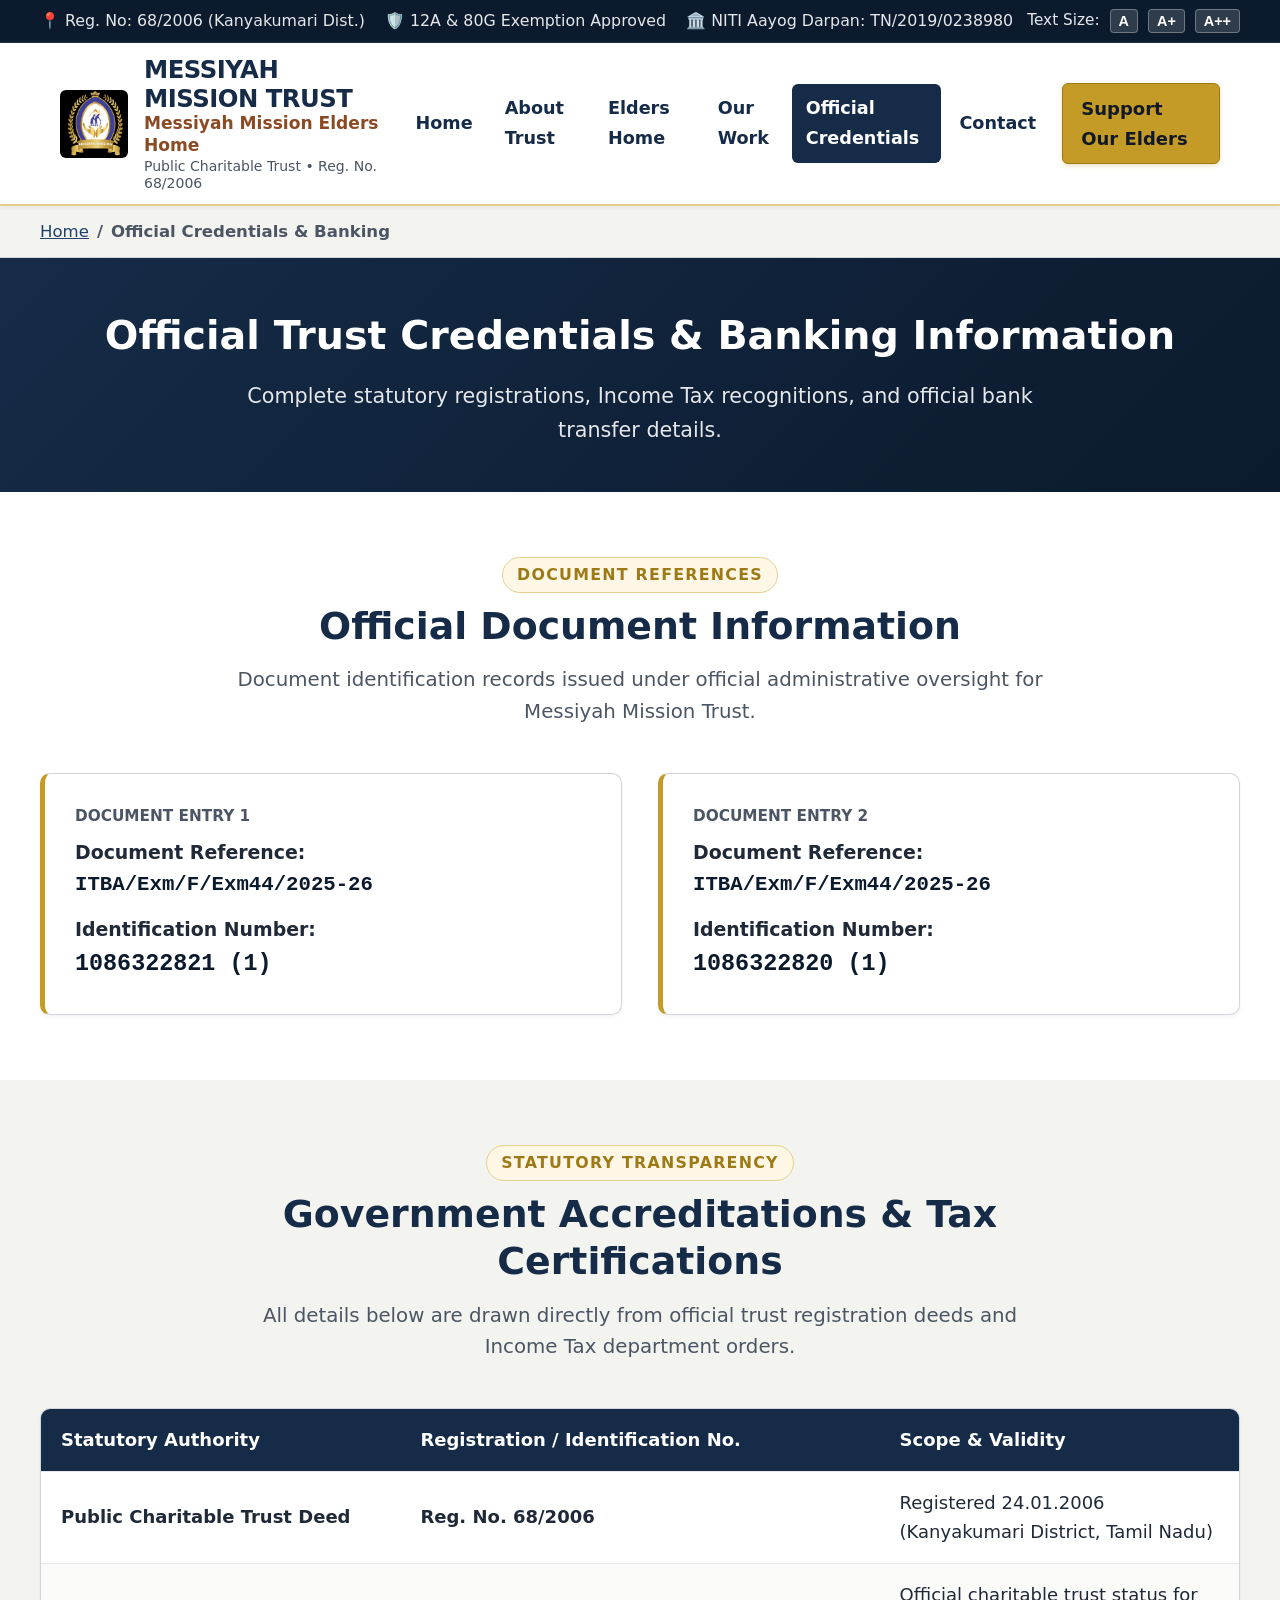
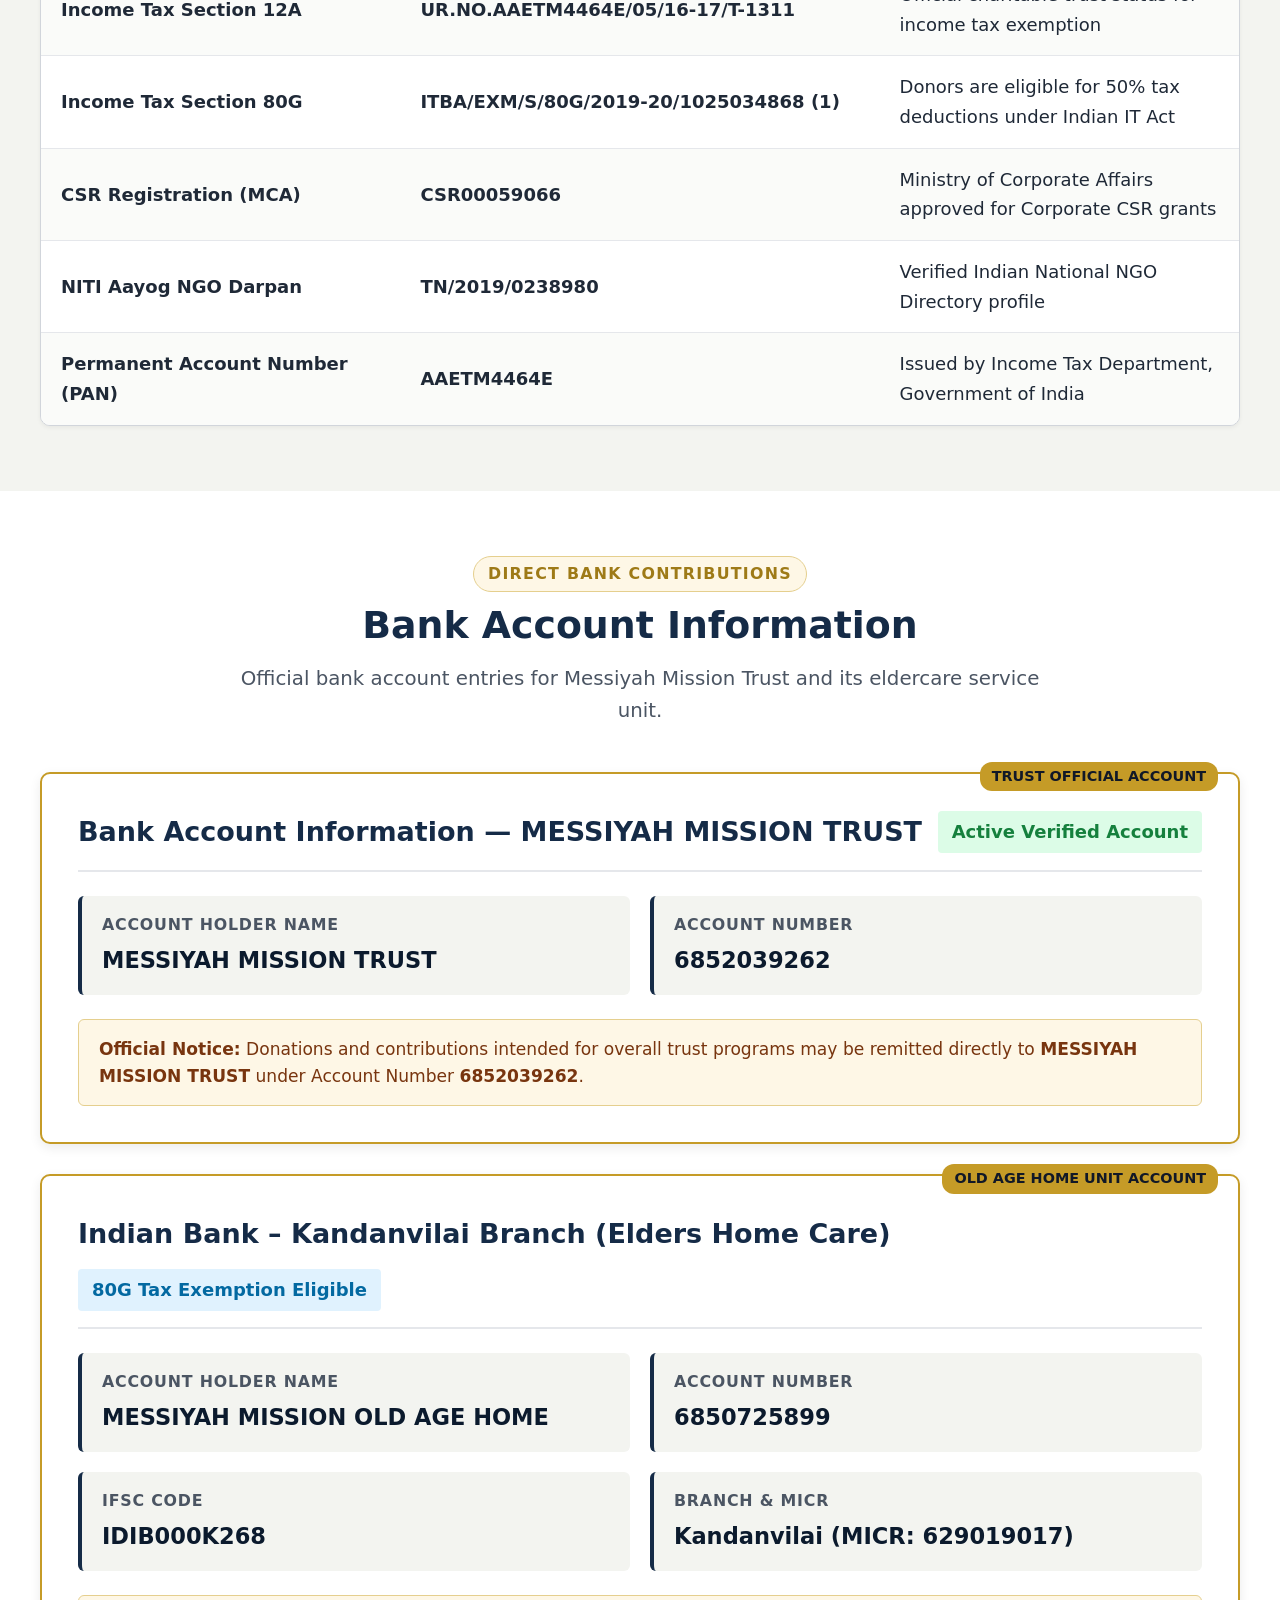
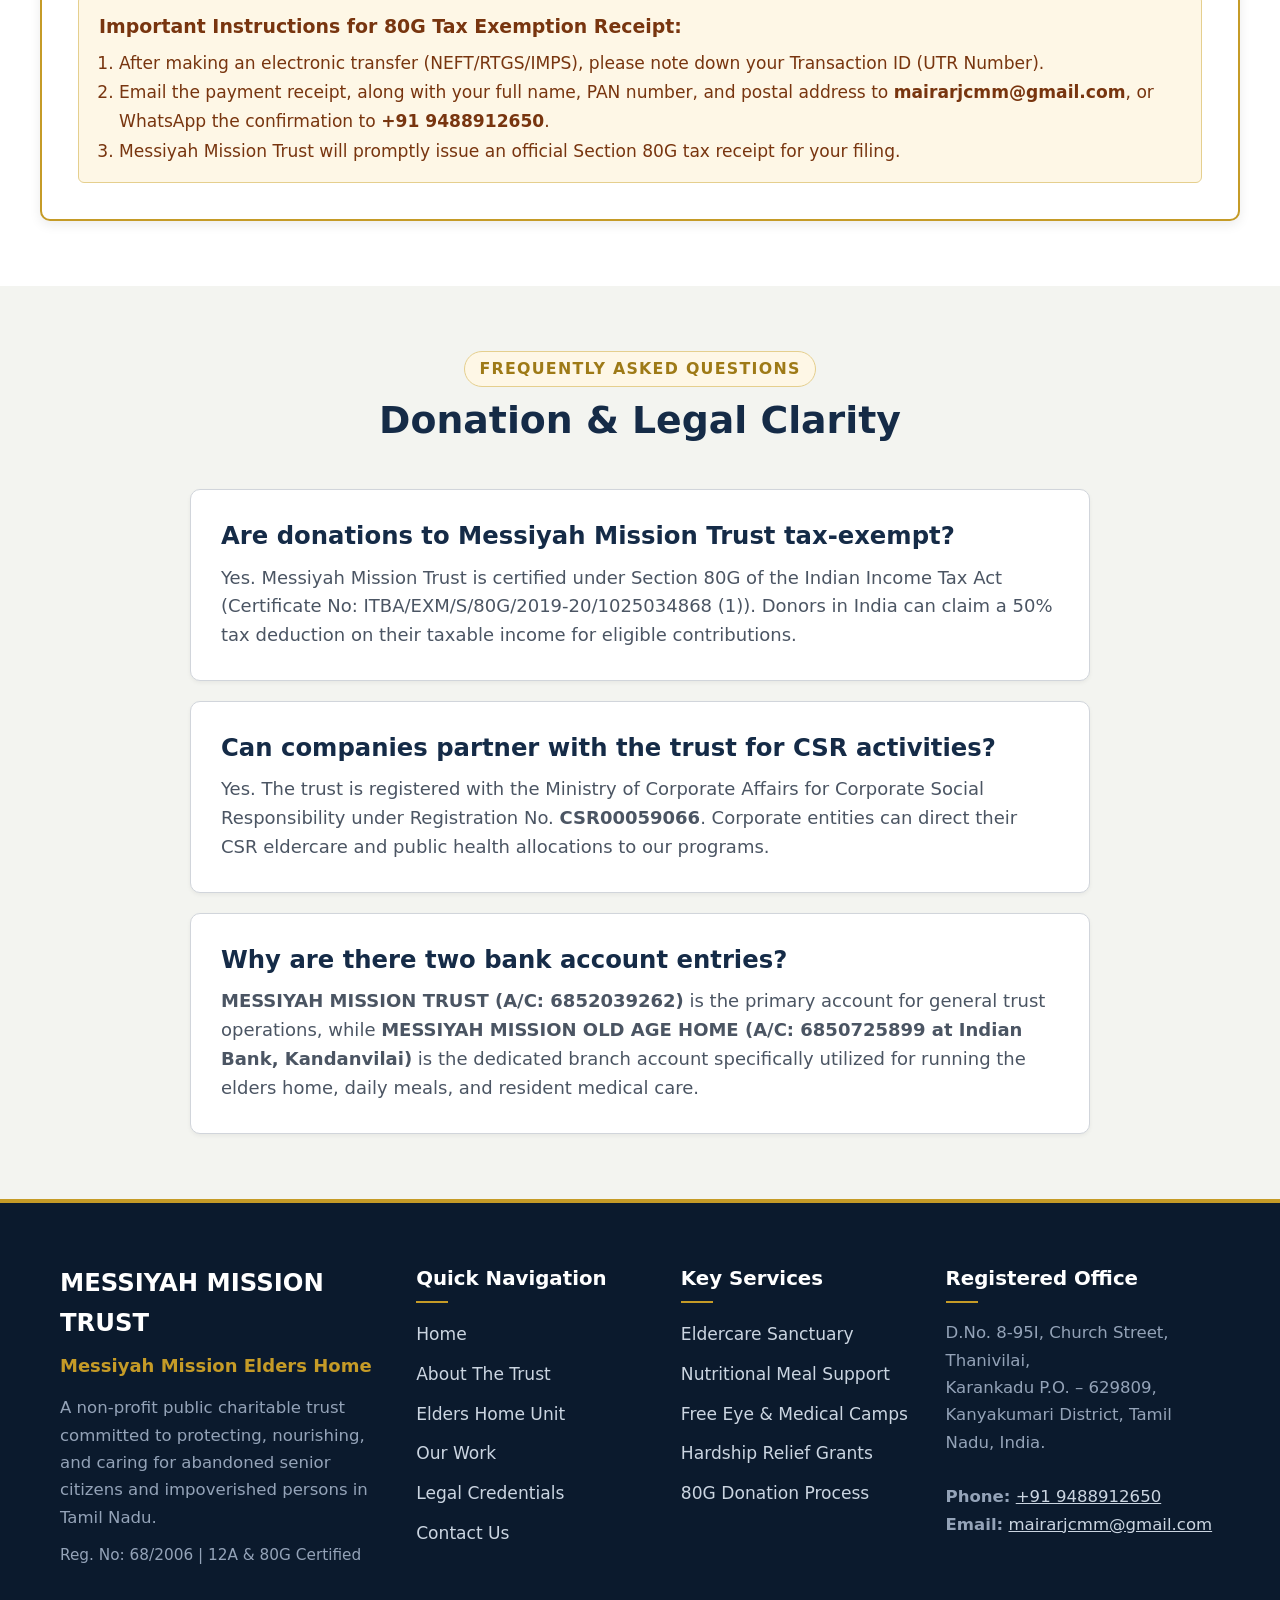
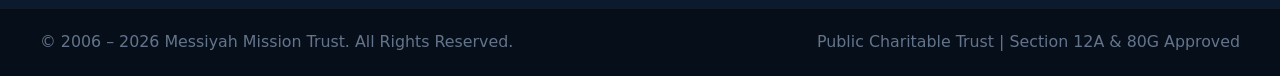
<file: official-info.html>
<!DOCTYPE html>
<html lang="en">
<head>
  <meta charset="UTF-8">
  <meta name="viewport" content="width=device-width, initial-scale=1.0">
  <meta name="description" content="Official credentials, 12A and 80G tax registration numbers, CSR eligibility, NITI Aayog Darpan ID, and bank account transfer details for Messiyah Mission Trust.">
  <title>Official Credentials &amp; Banking Details | Messiyah Mission Trust</title>
  <link rel="stylesheet" href="styles.css">
</head>
<body>
  <a href="#main-content" class="skip-link">Skip to main content</a>

  <!-- Top Bar -->
  <aside class="top-bar" aria-label="Official registration summary">
    <div class="top-bar-inner">
      <div class="top-bar-meta">
        <span>📍 Reg. No: 68/2006 (Kanyakumari Dist.)</span>
        <span>🛡️ 12A &amp; 80G Exemption Approved</span>
        <span>🏛️ NITI Aayog Darpan: TN/2019/0238980</span>
      </div>
      <div class="top-bar-controls">
        <span style="font-size: 0.85rem;">Text Size:</span>
        <button id="fontDefault" class="font-toggle-btn" title="Default font size" aria-label="Default font size">A</button>
        <button id="fontLarge" class="font-toggle-btn" title="Large font size" aria-label="Large font size">A+</button>
        <button id="fontXLarge" class="font-toggle-btn" title="Extra large font size" aria-label="Extra large font size">A++</button>
      </div>
    </div>
  </aside>

  <!-- Header -->
  <header class="header">
    <div class="header-container">
      <a href="index.html" class="brand-group" aria-label="Messiyah Mission Trust Home">
        <img src="public/images/messiyah-mission-trust-logo.jpg" alt="Messiyah Mission Trust Logo" class="brand-logo" width="68" height="68">
        <div class="brand-titles">
          <span class="brand-main-title">MESSIYAH MISSION TRUST</span>
          <span class="brand-subtitle">Messiyah Mission Elders Home</span>
          <span class="brand-legal">Public Charitable Trust • Reg. No. 68/2006</span>
        </div>
      </a>

      <button id="mobileMenuToggle" class="mobile-menu-btn" aria-expanded="false" aria-label="Toggle navigation menu">
        ☰ Menu
      </button>

      <nav id="mainNav" class="main-nav" aria-label="Primary Navigation">
        <ul class="nav-list">
          <li><a href="index.html" class="nav-link">Home</a></li>
          <li><a href="about.html" class="nav-link">About Trust</a></li>
          <li><a href="elders-home.html" class="nav-link">Elders Home</a></li>
          <li><a href="objectives.html" class="nav-link">Our Work</a></li>
          <li><a href="official-info.html" class="nav-link active" aria-current="page">Official Credentials</a></li>
          <li><a href="contact.html" class="nav-link">Contact</a></li>
          <li><a href="official-info.html#bank-details" class="nav-cta">Support Our Elders</a></li>
        </ul>
      </nav>
    </div>
  </header>

  <!-- Breadcrumbs -->
  <nav class="breadcrumb-nav" aria-label="Breadcrumb">
    <div class="breadcrumb-container">
      <ol class="breadcrumb-list">
        <li><a href="index.html">Home</a></li>
        <li aria-current="page">Official Credentials &amp; Banking</li>
      </ol>
    </div>
  </nav>

  <!-- Page Banner -->
  <div class="page-intro-banner">
    <h1>Official Trust Credentials &amp; Banking Information</h1>
    <p>Complete statutory registrations, Income Tax recognitions, and official bank transfer details.</p>
  </div>

  <main id="main-content">
    <!-- Official Document Identification Section -->
    <section class="section section-white">
      <div class="container">
        <div class="section-header">
          <span class="section-tag">Document References</span>
          <h2 class="section-title">Official Document Information</h2>
          <p class="section-subtitle">
            Document identification records issued under official administrative oversight for Messiyah Mission Trust.
          </p>
        </div>

        <div class="grid-2">
          <div class="card" style="border-left: 5px solid var(--accent-gold);">
            <div style="font-size: 0.85rem; font-weight: 700; color: var(--text-muted); text-transform: uppercase; margin-bottom: 8px;">Document Entry 1</div>
            <div style="font-size: 1.05rem; margin-bottom: 12px;">
              <strong>Document Reference:</strong><br>
              <span style="font-family: monospace; font-size: 1.15rem; color: var(--primary-navy-dark); font-weight: 700;">ITBA/Exm/F/Exm44/2025-26</span>
            </div>
            <div style="font-size: 1.05rem;">
              <strong>Identification Number:</strong><br>
              <span style="font-family: monospace; font-size: 1.3rem; color: var(--primary-navy-dark); font-weight: 800;">1086322821 (1)</span>
            </div>
          </div>

          <div class="card" style="border-left: 5px solid var(--accent-gold);">
            <div style="font-size: 0.85rem; font-weight: 700; color: var(--text-muted); text-transform: uppercase; margin-bottom: 8px;">Document Entry 2</div>
            <div style="font-size: 1.05rem; margin-bottom: 12px;">
              <strong>Document Reference:</strong><br>
              <span style="font-family: monospace; font-size: 1.15rem; color: var(--primary-navy-dark); font-weight: 700;">ITBA/Exm/F/Exm44/2025-26</span>
            </div>
            <div style="font-size: 1.05rem;">
              <strong>Identification Number:</strong><br>
              <span style="font-family: monospace; font-size: 1.3rem; color: var(--primary-navy-dark); font-weight: 800;">1086322820 (1)</span>
            </div>
          </div>
        </div>
      </div>
    </section>

    <!-- Legal Registrations -->
    <section class="section section-alt">
      <div class="container">
        <div class="section-header">
          <span class="section-tag">Statutory Transparency</span>
          <h2 class="section-title">Government Accreditations &amp; Tax Certifications</h2>
          <p class="section-subtitle">
            All details below are drawn directly from official trust registration deeds and Income Tax department orders.
          </p>
        </div>

        <div class="data-table-wrapper">
          <table class="data-table">
            <thead>
              <tr>
                <th scope="col" style="width: 30%;">Statutory Authority</th>
                <th scope="col" style="width: 40%;">Registration / Identification No.</th>
                <th scope="col" style="width: 30%;">Scope &amp; Validity</th>
              </tr>
            </thead>
            <tbody>
              <tr>
                <td><strong>Public Charitable Trust Deed</strong></td>
                <td><strong>Reg. No. 68/2006</strong></td>
                <td>Registered 24.01.2006 (Kanyakumari District, Tamil Nadu)</td>
              </tr>
              <tr>
                <td><strong>Income Tax Section 12A</strong></td>
                <td><strong>UR.NO.AAETM4464E/05/16-17/T-1311</strong></td>
                <td>Official charitable trust status for income tax exemption</td>
              </tr>
              <tr>
                <td><strong>Income Tax Section 80G</strong></td>
                <td><strong>ITBA/EXM/S/80G/2019-20/1025034868 (1)</strong></td>
                <td>Donors are eligible for 50% tax deductions under Indian IT Act</td>
              </tr>
              <tr>
                <td><strong>CSR Registration (MCA)</strong></td>
                <td><strong>CSR00059066</strong></td>
                <td>Ministry of Corporate Affairs approved for Corporate CSR grants</td>
              </tr>
              <tr>
                <td><strong>NITI Aayog NGO Darpan</strong></td>
                <td><strong>TN/2019/0238980</strong></td>
                <td>Verified Indian National NGO Directory profile</td>
              </tr>
              <tr>
                <td><strong>Permanent Account Number (PAN)</strong></td>
                <td><strong>AAETM4464E</strong></td>
                <td>Issued by Income Tax Department, Government of India</td>
              </tr>
            </tbody>
          </table>
        </div>
      </div>
    </section>

    <!-- Bank Account Section -->
    <section class="section section-white" id="bank-details">
      <div class="container">
        <div class="section-header">
          <span class="section-tag">Direct Bank Contributions</span>
          <h2 class="section-title">Bank Account Information</h2>
          <p class="section-subtitle">
            Official bank account entries for Messiyah Mission Trust and its eldercare service unit.
          </p>
        </div>

        <div style="display: flex; flex-direction: column; gap: 30px;">
          <!-- Primary Trust Account -->
          <div class="bank-card">
            <div class="bank-card-header">
              <div>
                <span class="card-tag">Trust Official Account</span>
                <div class="bank-title">Bank Account Information — MESSIYAH MISSION TRUST</div>
              </div>
              <div style="text-align: right;">
                <span class="status-badge" style="font-size: 1rem; padding: 6px 14px;">Active Verified Account</span>
              </div>
            </div>

            <div class="bank-grid">
              <div class="bank-item">
                <div class="bank-item-label">Account Holder Name</div>
                <div class="bank-item-val">MESSIYAH MISSION TRUST</div>
              </div>
              <div class="bank-item">
                <div class="bank-item-label">Account Number</div>
                <div class="bank-item-val">6852039262</div>
              </div>
            </div>

            <div class="bank-instructions">
              <strong>Official Notice:</strong>
              Donations and contributions intended for overall trust programs may be remitted directly to <strong>MESSIYAH MISSION TRUST</strong> under Account Number <strong>6852039262</strong>.
            </div>
          </div>

          <!-- Elders Home Care Account -->
          <div class="bank-card">
            <div class="bank-card-header">
              <div>
                <span class="card-tag">Old Age Home Unit Account</span>
                <div class="bank-title">Indian Bank – Kandanvilai Branch (Elders Home Care)</div>
              </div>
              <div style="text-align: right;">
                <span class="data-badge" style="font-size: 1rem; padding: 6px 14px;">80G Tax Exemption Eligible</span>
              </div>
            </div>

            <div class="bank-grid">
              <div class="bank-item">
                <div class="bank-item-label">Account Holder Name</div>
                <div class="bank-item-val">MESSIYAH MISSION OLD AGE HOME</div>
              </div>
              <div class="bank-item">
                <div class="bank-item-label">Account Number</div>
                <div class="bank-item-val">6850725899</div>
              </div>
              <div class="bank-item">
                <div class="bank-item-label">IFSC Code</div>
                <div class="bank-item-val">IDIB000K268</div>
              </div>
              <div class="bank-item">
                <div class="bank-item-label">Branch &amp; MICR</div>
                <div class="bank-item-val">Kandanvilai (MICR: 629019017)</div>
              </div>
            </div>

            <div class="bank-instructions">
              <h4 style="font-size: 1.05rem; margin-bottom: 8px;">Important Instructions for 80G Tax Exemption Receipt:</h4>
              <ol style="padding-left: 20px; line-height: 1.7;">
                <li>After making an electronic transfer (NEFT/RTGS/IMPS), please note down your Transaction ID (UTR Number).</li>
                <li>Email the payment receipt, along with your full name, PAN number, and postal address to <strong>mairarjcmm@gmail.com</strong>, or WhatsApp the confirmation to <strong>+91 9488912650</strong>.</li>
                <li>Messiyah Mission Trust will promptly issue an official Section 80G tax receipt for your filing.</li>
              </ol>
            </div>
          </div>
        </div>
      </div>
    </section>

    <!-- FAQs on Donations & Tax Exemptions -->
    <section class="section section-alt">
      <div class="container" style="max-width: 900px;">
        <div class="section-header">
          <span class="section-tag">Frequently Asked Questions</span>
          <h2 class="section-title">Donation &amp; Legal Clarity</h2>
        </div>

        <div style="display: flex; flex-direction: column; gap: 20px;">
          <div class="card">
            <h3>Are donations to Messiyah Mission Trust tax-exempt?</h3>
            <p>Yes. Messiyah Mission Trust is certified under Section 80G of the Indian Income Tax Act (Certificate No: ITBA/EXM/S/80G/2019-20/1025034868 (1)). Donors in India can claim a 50% tax deduction on their taxable income for eligible contributions.</p>
          </div>

          <div class="card">
            <h3>Can companies partner with the trust for CSR activities?</h3>
            <p>Yes. The trust is registered with the Ministry of Corporate Affairs for Corporate Social Responsibility under Registration No. <strong>CSR00059066</strong>. Corporate entities can direct their CSR eldercare and public health allocations to our programs.</p>
          </div>

          <div class="card">
            <h3>Why are there two bank account entries?</h3>
            <p><strong>MESSIYAH MISSION TRUST (A/C: 6852039262)</strong> is the primary account for general trust operations, while <strong>MESSIYAH MISSION OLD AGE HOME (A/C: 6850725899 at Indian Bank, Kandanvilai)</strong> is the dedicated branch account specifically utilized for running the elders home, daily meals, and resident medical care.</p>
          </div>
        </div>
      </div>
    </section>
  </main>

  <!-- Footer -->
  <footer class="footer">
    <div class="footer-container">
      <div class="footer-brand">
        <h3>MESSIYAH MISSION TRUST</h3>
        <div class="unit-title">Messiyah Mission Elders Home</div>
        <p>A non-profit public charitable trust committed to protecting, nourishing, and caring for abandoned senior citizens and impoverished persons in Tamil Nadu.</p>
        <p style="margin-top: 12px; font-size: 0.85rem; color: #94a3b8;">Reg. No: 68/2006 | 12A &amp; 80G Certified</p>
      </div>

      <div class="footer-column">
        <h4>Quick Navigation</h4>
        <ul class="footer-links">
          <li><a href="index.html">Home</a></li>
          <li><a href="about.html">About The Trust</a></li>
          <li><a href="elders-home.html">Elders Home Unit</a></li>
          <li><a href="objectives.html">Our Work</a></li>
          <li><a href="official-info.html">Legal Credentials</a></li>
          <li><a href="contact.html">Contact Us</a></li>
        </ul>
      </div>

      <div class="footer-column">
        <h4>Key Services</h4>
        <ul class="footer-links">
          <li><a href="elders-home.html">Eldercare Sanctuary</a></li>
          <li><a href="objectives.html#food-distribution">Nutritional Meal Support</a></li>
          <li><a href="objectives.html#health-camps">Free Eye &amp; Medical Camps</a></li>
          <li><a href="objectives.html#relief-support">Hardship Relief Grants</a></li>
          <li><a href="official-info.html#bank-details">80G Donation Process</a></li>
        </ul>
      </div>

      <div class="footer-column">
        <h4>Registered Office</h4>
        <address class="footer-address">
          D.No. 8-95I, Church Street, Thanivilai,<br>
          Karankadu P.O. – 629809,<br>
          Kanyakumari District, Tamil Nadu, India.<br><br>
          <strong>Phone:</strong> <a href="tel:+919488912650" style="color: #cbd5e1; text-decoration: underline;">+91 9488912650</a><br>
          <strong>Email:</strong> <a href="mailto:mairarjcmm@gmail.com" style="color: #cbd5e1; text-decoration: underline;">mairarjcmm@gmail.com</a>
        </address>
      </div>
    </div>

    <div class="footer-bottom">
      <div class="footer-bottom-inner">
        <div>© 2006 – 2026 Messiyah Mission Trust. All Rights Reserved.</div>
        <div>Public Charitable Trust | Section 12A &amp; 80G Approved</div>
      </div>
    </div>
  </footer>

  <script src="script.js"></script>
</body>
</html>
</file>
<file: styles.css>
/* ==========================================================================
   Messiyah Mission Trust & Messiyah Mission Elders Home
   Styles designed with high legibility, accessible contrast (WCAG AAA/AA),
   warm, dignified neutral palette, and responsiveness for users 50+.
   ========================================================================== */

:root {
  --primary-navy: #152b47;
  --primary-navy-dark: #0b1a2d;
  --primary-navy-light: #214169;
  --accent-gold: #c59b27;
  --accent-gold-dark: #9e7a17;
  --accent-gold-light: #fef7e6;
  --accent-warm: #8c4a24;
  --text-main: #1f2937;
  --text-muted: #4b5563;
  --text-light: #f9fafb;
  --bg-page: #fbfbf9;
  --bg-card: #ffffff;
  --bg-alt: #f3f4f0;
  --border-color: #d1d5db;
  --border-gold: #e5cf8e;
  --shadow-sm: 0 2px 4px rgba(0, 0, 0, 0.05);
  --shadow-md: 0 4px 12px rgba(0, 0, 0, 0.08);
  --shadow-lg: 0 10px 25px rgba(0, 0, 0, 0.12);
  --radius-sm: 6px;
  --radius-md: 10px;
  --radius-lg: 16px;
  --font-base: system-ui, -apple-system, BlinkMacSystemFont, "Segoe UI", Roboto, "Helvetica Neue", Arial, sans-serif;
  --font-size-root: 18px;
  --line-height-root: 1.65;
  --max-width: 1200px;
  --transition: all 0.25s ease-in-out;
}

/* Accessibility high-font-size toggle support */
html.font-large {
  --font-size-root: 21px;
}
html.font-xlarge {
  --font-size-root: 24px;
}

*, *::before, *::after {
  box-sizing: border-box;
  margin: 0;
  padding: 0;
}

html {
  font-size: var(--font-size-root);
  scroll-behavior: smooth;
}

body {
  font-family: var(--font-base);
  line-height: var(--line-height-root);
  color: var(--text-main);
  background-color: var(--bg-page);
  -webkit-font-smoothing: antialiased;
  text-rendering: optimizeLegibility;
}

/* Skip link for screen readers & keyboard nav */
.skip-link {
  position: absolute;
  top: -60px;
  left: 20px;
  background: var(--accent-gold);
  color: #000;
  padding: 12px 20px;
  font-weight: 700;
  z-index: 9999;
  border-radius: var(--radius-sm);
  transition: top 0.2s ease;
  text-decoration: none;
}
.skip-link:focus {
  top: 15px;
}

/* Focus styles for keyboard accessibility */
a:focus-visible, button:focus-visible, input:focus-visible, textarea:focus-visible {
  outline: 3px solid var(--accent-gold);
  outline-offset: 3px;
}

/* Top Utility Bar */
.top-bar {
  background-color: var(--primary-navy-dark);
  color: #e5e7eb;
  padding: 8px 16px;
  font-size: 0.88rem;
  border-bottom: 1px solid rgba(255, 255, 255, 0.1);
}
.top-bar-inner {
  max-width: var(--max-width);
  margin: 0 auto;
  display: flex;
  justify-content: space-between;
  align-items: center;
  flex-wrap: wrap;
  gap: 12px;
}
.top-bar-meta {
  display: flex;
  gap: 20px;
  flex-wrap: wrap;
}
.top-bar-meta span {
  display: inline-flex;
  align-items: center;
  gap: 6px;
}
.top-bar-controls {
  display: flex;
  align-items: center;
  gap: 10px;
}
.font-toggle-btn {
  background: rgba(255, 255, 255, 0.15);
  border: 1px solid rgba(255, 255, 255, 0.3);
  color: #ffffff;
  padding: 3px 8px;
  border-radius: 4px;
  font-size: 0.8rem;
  cursor: pointer;
  font-weight: 600;
  transition: var(--transition);
}
.font-toggle-btn:hover {
  background: var(--accent-gold);
  color: #000;
}

/* Header & Navigation */
.header {
  background-color: #ffffff;
  box-shadow: var(--shadow-sm);
  position: sticky;
  top: 0;
  z-index: 1000;
  border-bottom: 2px solid var(--border-gold);
}
.header-container {
  max-width: var(--max-width);
  margin: 0 auto;
  padding: 12px 20px;
  display: flex;
  justify-content: space-between;
  align-items: center;
  gap: 15px;
}
.brand-group {
  display: flex;
  align-items: center;
  gap: 16px;
  text-decoration: none;
  color: inherit;
}
.brand-logo {
  width: 68px;
  height: 68px;
  object-fit: contain;
  border-radius: var(--radius-sm);
}
.brand-titles {
  display: flex;
  flex-direction: column;
}
.brand-main-title {
  font-size: 1.35rem;
  font-weight: 800;
  color: var(--primary-navy);
  letter-spacing: -0.02em;
  line-height: 1.2;
}
.brand-subtitle {
  font-size: 0.95rem;
  font-weight: 600;
  color: var(--accent-warm);
  line-height: 1.25;
}
.brand-legal {
  font-size: 0.78rem;
  color: var(--text-muted);
  line-height: 1.2;
  margin-top: 2px;
}

.main-nav {
  display: flex;
  align-items: center;
  gap: 8px;
}
.nav-list {
  display: flex;
  list-style: none;
  gap: 4px;
  align-items: center;
}
.nav-link {
  color: var(--primary-navy);
  text-decoration: none;
  font-weight: 600;
  font-size: 0.98rem;
  padding: 10px 14px;
  border-radius: var(--radius-sm);
  transition: var(--transition);
  display: inline-block;
}
.nav-link:hover {
  background-color: var(--accent-gold-light);
  color: var(--primary-navy-dark);
}
.nav-link.active {
  background-color: var(--primary-navy);
  color: #ffffff;
}
.nav-cta {
  background-color: var(--accent-gold);
  color: #111827 !important;
  font-weight: 700;
  padding: 10px 18px;
  border-radius: var(--radius-sm);
  text-decoration: none;
  display: inline-block;
  margin-left: 8px;
  border: 1px solid var(--accent-gold-dark);
  box-shadow: 0 2px 4px rgba(197, 155, 39, 0.3);
}
.nav-cta:hover {
  background-color: #d8aa2b;
}

/* Mobile Toggle */
.mobile-menu-btn {
  display: none;
  background: none;
  border: 2px solid var(--primary-navy);
  color: var(--primary-navy);
  font-size: 1.3rem;
  padding: 8px 12px;
  border-radius: var(--radius-sm);
  cursor: pointer;
  font-weight: bold;
}

/* Hero Section */
.hero {
  background: linear-gradient(135deg, rgba(21, 43, 71, 0.95), rgba(11, 26, 45, 0.96)), url('images/elders-day-gathering.jpg') center/cover no-repeat;
  color: #ffffff;
  padding: 70px 20px;
  position: relative;
}
.hero-container {
  max-width: var(--max-width);
  margin: 0 auto;
  display: grid;
  grid-template-columns: 1.25fr 0.95fr;
  gap: 40px;
  align-items: center;
}
.hero-content h1 {
  font-size: 2.35rem;
  font-weight: 800;
  line-height: 1.22;
  margin-bottom: 18px;
  color: #ffffff;
}
.hero-highlight {
  color: var(--accent-gold);
}
.hero-lead {
  font-size: 1.15rem;
  line-height: 1.65;
  color: #e5e7eb;
  margin-bottom: 28px;
}
.hero-actions {
  display: flex;
  gap: 16px;
  flex-wrap: wrap;
}
.btn {
  display: inline-flex;
  align-items: center;
  justify-content: center;
  gap: 8px;
  padding: 14px 26px;
  font-size: 1.05rem;
  font-weight: 700;
  border-radius: var(--radius-sm);
  text-decoration: none;
  cursor: pointer;
  border: 2px solid transparent;
  transition: var(--transition);
  text-align: center;
}
.btn-primary {
  background-color: var(--accent-gold);
  color: #0b1a2d;
  border-color: var(--accent-gold);
}
.btn-primary:hover {
  background-color: #e0b437;
  transform: translateY(-1px);
}
.btn-secondary {
  background-color: transparent;
  color: #ffffff;
  border-color: #ffffff;
}
.btn-secondary:hover {
  background-color: rgba(255, 255, 255, 0.15);
}
.hero-card {
  background: rgba(255, 255, 255, 0.08);
  backdrop-filter: blur(8px);
  -webkit-backdrop-filter: blur(8px);
  border: 1px solid rgba(255, 255, 255, 0.2);
  border-radius: var(--radius-md);
  padding: 28px;
  color: #ffffff;
  box-shadow: var(--shadow-lg);
}
.hero-card h2 {
  font-size: 1.35rem;
  font-weight: 700;
  margin-bottom: 16px;
  color: var(--accent-gold);
  border-bottom: 1px solid rgba(255, 255, 255, 0.15);
  padding-bottom: 10px;
}
.hero-badges-list {
  list-style: none;
  display: flex;
  flex-direction: column;
  gap: 12px;
}
.hero-badge-item {
  display: flex;
  align-items: flex-start;
  gap: 12px;
  font-size: 0.98rem;
  line-height: 1.45;
}
.hero-badge-icon {
  color: var(--accent-gold);
  font-size: 1.25rem;
  flex-shrink: 0;
  margin-top: 2px;
}

/* Breadcrumbs */
.breadcrumb-nav {
  background-color: var(--bg-alt);
  padding: 12px 20px;
  border-bottom: 1px solid var(--border-color);
  font-size: 0.92rem;
}
.breadcrumb-container {
  max-width: var(--max-width);
  margin: 0 auto;
}
.breadcrumb-list {
  display: flex;
  list-style: none;
  gap: 8px;
  flex-wrap: wrap;
  align-items: center;
}
.breadcrumb-list li+li::before {
  content: "/";
  margin-right: 8px;
  color: var(--text-muted);
}
.breadcrumb-list a {
  color: var(--primary-navy-light);
  text-decoration: underline;
}
.breadcrumb-list a:hover {
  color: var(--primary-navy-dark);
}
.breadcrumb-list [aria-current="page"] {
  color: var(--text-muted);
  font-weight: 600;
}

/* Page Intro Banner (Subpages) */
.page-intro-banner {
  background: linear-gradient(135deg, var(--primary-navy), var(--primary-navy-dark));
  color: #ffffff;
  padding: 45px 20px;
  text-align: center;
}
.page-intro-banner h1 {
  font-size: 2.2rem;
  font-weight: 800;
  margin-bottom: 10px;
  color: #ffffff;
}
.page-intro-banner p {
  font-size: 1.15rem;
  color: #e5e7eb;
  max-width: 800px;
  margin: 0 auto;
}

/* Sections */
.section {
  padding: 65px 20px;
}
.section-alt {
  background-color: var(--bg-alt);
}
.section-white {
  background-color: #ffffff;
}
.container {
  max-width: var(--max-width);
  margin: 0 auto;
}
.section-header {
  text-align: center;
  max-width: 820px;
  margin: 0 auto 45px auto;
}
.section-tag {
  display: inline-block;
  background-color: var(--accent-gold-light);
  color: var(--accent-gold-dark);
  font-weight: 700;
  font-size: 0.88rem;
  text-transform: uppercase;
  letter-spacing: 0.08em;
  padding: 4px 14px;
  border-radius: 20px;
  margin-bottom: 10px;
  border: 1px solid var(--border-gold);
}
.section-title {
  font-size: 2.1rem;
  font-weight: 800;
  color: var(--primary-navy);
  line-height: 1.25;
  margin-bottom: 14px;
}
.section-subtitle {
  font-size: 1.1rem;
  color: var(--text-muted);
  line-height: 1.6;
}

/* Grid Layouts */
.grid-2 {
  display: grid;
  grid-template-columns: 1fr 1fr;
  gap: 36px;
  align-items: center;
}
.grid-3 {
  display: grid;
  grid-template-columns: repeat(3, 1fr);
  gap: 28px;
}
.grid-4 {
  display: grid;
  grid-template-columns: repeat(4, 1fr);
  gap: 24px;
}

/* Cards */
.card {
  background-color: var(--bg-card);
  border: 1px solid var(--border-color);
  border-radius: var(--radius-md);
  padding: 30px;
  box-shadow: var(--shadow-sm);
  transition: var(--transition);
  display: flex;
  flex-direction: column;
}
.card:hover {
  box-shadow: var(--shadow-md);
  border-color: var(--border-gold);
  transform: translateY(-2px);
}
.card-featured {
  border: 2px solid var(--accent-gold);
  background-color: #ffffff;
  position: relative;
}
.card-tag {
  position: absolute;
  top: -12px;
  right: 20px;
  background-color: var(--accent-gold);
  color: #111827;
  font-size: 0.8rem;
  font-weight: 800;
  padding: 3px 12px;
  border-radius: 12px;
  text-transform: uppercase;
}
.card-icon {
  width: 54px;
  height: 54px;
  border-radius: 50%;
  background-color: var(--accent-gold-light);
  color: var(--accent-gold-dark);
  display: flex;
  align-items: center;
  justify-content: center;
  font-size: 1.6rem;
  margin-bottom: 20px;
  border: 1px solid var(--border-gold);
}
.card h3 {
  font-size: 1.35rem;
  font-weight: 700;
  color: var(--primary-navy);
  margin-bottom: 12px;
  line-height: 1.3;
}
.card p {
  color: var(--text-muted);
  line-height: 1.6;
  font-size: 1rem;
  flex-grow: 1;
}

/* Image Card */
.img-card {
  background-color: var(--bg-card);
  border: 1px solid var(--border-color);
  border-radius: var(--radius-md);
  overflow: hidden;
  box-shadow: var(--shadow-sm);
  display: flex;
  flex-direction: column;
}
.img-card img {
  width: 100%;
  height: 240px;
  object-fit: cover;
  display: block;
}
.img-card-body {
  padding: 24px;
  display: flex;
  flex-direction: column;
  flex-grow: 1;
}
.img-card-body h3 {
  font-size: 1.3rem;
  font-weight: 700;
  color: var(--primary-navy);
  margin-bottom: 10px;
}
.img-card-body p {
  color: var(--text-muted);
  font-size: 0.98rem;
  line-height: 1.6;
  margin-bottom: 16px;
  flex-grow: 1;
}

/* Image Frame with caption */
.image-showcase-frame {
  background: #ffffff;
  padding: 10px;
  border: 1px solid var(--border-color);
  border-radius: var(--radius-md);
  box-shadow: var(--shadow-md);
}
.image-showcase-frame img {
  width: 100%;
  height: auto;
  border-radius: var(--radius-sm);
  display: block;
}
.image-showcase-caption {
  font-size: 0.88rem;
  color: var(--text-muted);
  text-align: center;
  margin-top: 8px;
  font-style: italic;
}

/* Leadership Profile Block */
.profile-card {
  display: grid;
  grid-template-columns: 280px 1fr;
  gap: 32px;
  background-color: #ffffff;
  border: 1px solid var(--border-color);
  border-left: 6px solid var(--accent-gold);
  border-radius: var(--radius-md);
  padding: 32px;
  box-shadow: var(--shadow-md);
  align-items: center;
}
.profile-photo {
  width: 100%;
  aspect-ratio: 4/5;
  object-fit: cover;
  border-radius: var(--radius-sm);
  border: 1px solid var(--border-color);
}
.profile-info h3 {
  font-size: 1.65rem;
  font-weight: 800;
  color: var(--primary-navy);
  margin-bottom: 6px;
}
.profile-title {
  font-size: 1.1rem;
  font-weight: 700;
  color: var(--accent-warm);
  margin-bottom: 16px;
}
.profile-text {
  font-size: 1.02rem;
  color: var(--text-muted);
  line-height: 1.65;
  margin-bottom: 16px;
}

/* Official Credentials Table */
.data-table-wrapper {
  overflow-x: auto;
  background: #ffffff;
  border: 1px solid var(--border-color);
  border-radius: var(--radius-md);
  box-shadow: var(--shadow-sm);
  margin-top: 20px;
}
.data-table {
  width: 100%;
  border-collapse: collapse;
  text-align: left;
  font-size: 1rem;
}
.data-table th, .data-table td {
  padding: 16px 20px;
  border-bottom: 1px solid #e5e7eb;
}
.data-table th {
  background-color: var(--primary-navy);
  color: #ffffff;
  font-weight: 700;
}
.data-table tr:last-child td {
  border-bottom: none;
}
.data-table tr:nth-child(even) td {
  background-color: #fafbf9;
}
.data-badge {
  display: inline-block;
  background-color: #e0f2fe;
  color: #0369a1;
  font-size: 0.85rem;
  font-weight: 700;
  padding: 3px 10px;
  border-radius: 4px;
}
.status-badge {
  display: inline-block;
  background-color: #dcfce7;
  color: #15803d;
  font-size: 0.85rem;
  font-weight: 700;
  padding: 3px 10px;
  border-radius: 4px;
}

/* Bank Account Card */
.bank-card {
  background: #ffffff;
  border: 2px solid var(--accent-gold);
  border-radius: var(--radius-md);
  padding: 36px;
  box-shadow: var(--shadow-md);
  position: relative;
}
.bank-card-header {
  display: flex;
  justify-content: space-between;
  align-items: center;
  border-bottom: 2px solid #e5e7eb;
  padding-bottom: 16px;
  margin-bottom: 24px;
  flex-wrap: wrap;
  gap: 12px;
}
.bank-title {
  font-size: 1.5rem;
  font-weight: 800;
  color: var(--primary-navy);
}
.bank-grid {
  display: grid;
  grid-template-columns: repeat(2, 1fr);
  gap: 20px;
}
.bank-item {
  background-color: var(--bg-alt);
  padding: 16px 20px;
  border-radius: var(--radius-sm);
  border-left: 4px solid var(--primary-navy);
}
.bank-item-label {
  font-size: 0.88rem;
  text-transform: uppercase;
  color: var(--text-muted);
  font-weight: 700;
  letter-spacing: 0.05em;
  margin-bottom: 4px;
}
.bank-item-val {
  font-size: 1.25rem;
  font-weight: 800;
  color: var(--primary-navy-dark);
  word-break: break-all;
}
.bank-instructions {
  margin-top: 24px;
  padding: 16px 20px;
  background-color: var(--accent-gold-light);
  border: 1px solid var(--border-gold);
  border-radius: var(--radius-sm);
  font-size: 0.95rem;
  color: #78350f;
  line-height: 1.55;
}

/* Callout Note */
.callout {
  padding: 20px 24px;
  border-radius: var(--radius-sm);
  margin: 24px 0;
  border-left: 5px solid var(--primary-navy);
  background-color: #f1f5f9;
}
.callout-gold {
  border-left-color: var(--accent-gold);
  background-color: var(--accent-gold-light);
}
.callout h4 {
  font-size: 1.15rem;
  font-weight: 700;
  margin-bottom: 6px;
  color: var(--primary-navy);
}
.callout p {
  font-size: 0.98rem;
  color: var(--text-muted);
  line-height: 1.6;
}

/* Form Styles */
.form-group {
  margin-bottom: 22px;
}
.form-label {
  display: block;
  font-weight: 700;
  margin-bottom: 8px;
  color: var(--primary-navy);
  font-size: 1rem;
}
.form-label .req {
  color: #dc2626;
}
.form-control {
  width: 100%;
  padding: 14px 16px;
  font-size: 1rem;
  font-family: inherit;
  border: 2px solid var(--border-color);
  border-radius: var(--radius-sm);
  background-color: #ffffff;
  color: var(--text-main);
  transition: var(--transition);
}
.form-control:focus {
  border-color: var(--primary-navy);
}
textarea.form-control {
  resize: vertical;
  min-height: 140px;
}
.form-helper {
  font-size: 0.85rem;
  color: var(--text-muted);
  margin-top: 4px;
}

/* Contact Details Cards */
.contact-meta-card {
  display: flex;
  gap: 16px;
  background: #ffffff;
  padding: 22px;
  border-radius: var(--radius-sm);
  border: 1px solid var(--border-color);
  margin-bottom: 16px;
}
.contact-meta-icon {
  font-size: 1.6rem;
  color: var(--accent-gold-dark);
  flex-shrink: 0;
  margin-top: 2px;
}
.contact-meta-info h4 {
  font-size: 1.15rem;
  font-weight: 700;
  color: var(--primary-navy);
  margin-bottom: 4px;
}
.contact-meta-info p {
  color: var(--text-muted);
  font-size: 1rem;
  line-height: 1.5;
}
.contact-meta-info a {
  color: var(--primary-navy-light);
  font-weight: 700;
  text-decoration: underline;
}

/* Footer */
.footer {
  background-color: var(--primary-navy-dark);
  color: #cbd5e1;
  padding-top: 60px;
  border-top: 4px solid var(--accent-gold);
}
.footer-container {
  max-width: var(--max-width);
  margin: 0 auto;
  padding: 0 20px 40px 20px;
  display: grid;
  grid-template-columns: 1.4fr 1fr 1fr 1.2fr;
  gap: 36px;
}
.footer-brand h3 {
  color: #ffffff;
  font-size: 1.35rem;
  font-weight: 800;
  margin-bottom: 8px;
}
.footer-brand .unit-title {
  color: var(--accent-gold);
  font-size: 1rem;
  font-weight: 600;
  margin-bottom: 14px;
}
.footer-brand p {
  font-size: 0.92rem;
  line-height: 1.65;
  color: #94a3b8;
}
.footer-column h4 {
  color: #ffffff;
  font-size: 1.1rem;
  font-weight: 700;
  margin-bottom: 16px;
  position: relative;
  padding-bottom: 8px;
}
.footer-column h4::after {
  content: "";
  position: absolute;
  left: 0;
  bottom: 0;
  width: 32px;
  height: 2px;
  background-color: var(--accent-gold);
}
.footer-links {
  list-style: none;
  display: flex;
  flex-direction: column;
  gap: 10px;
}
.footer-links a {
  color: #cbd5e1;
  text-decoration: none;
  font-size: 0.95rem;
  transition: var(--transition);
  display: inline-block;
}
.footer-links a:hover {
  color: var(--accent-gold);
  transform: translateX(4px);
}
.footer-address {
  font-style: normal;
  font-size: 0.92rem;
  line-height: 1.65;
  color: #94a3b8;
}
.footer-bottom {
  background-color: #060e19;
  padding: 20px;
  text-align: center;
  font-size: 0.88rem;
  color: #64748b;
  border-top: 1px solid rgba(255, 255, 255, 0.05);
}
.footer-bottom-inner {
  max-width: var(--max-width);
  margin: 0 auto;
  display: flex;
  justify-content: space-between;
  align-items: center;
  flex-wrap: wrap;
  gap: 12px;
}

/* Alert Notification Banner */
.notice-box {
  background-color: #f8fafc;
  border-left: 4px solid var(--accent-gold);
  padding: 16px 20px;
  border-radius: 4px;
  margin-bottom: 24px;
  font-size: 0.95rem;
  color: var(--text-muted);
}

/* Responsive Breakpoints */
@media (max-width: 992px) {
  .hero-container {
    grid-template-columns: 1fr;
    gap: 30px;
  }
  .grid-3 {
    grid-template-columns: 1fr 1fr;
  }
  .grid-4 {
    grid-template-columns: 1fr 1fr;
  }
  .footer-container {
    grid-template-columns: 1fr 1fr;
  }
  .profile-card {
    grid-template-columns: 1fr;
    text-align: center;
  }
  .profile-photo {
    max-width: 240px;
    margin: 0 auto;
  }
}

@media (max-width: 768px) {
  .header-container {
    flex-wrap: wrap;
  }
  .mobile-menu-btn {
    display: block;
  }
  .main-nav {
    display: none;
    width: 100%;
    flex-direction: column;
    padding-top: 15px;
    border-top: 1px solid #e5e7eb;
    margin-top: 10px;
  }
  .main-nav.is-open {
    display: flex;
  }
  .nav-list {
    flex-direction: column;
    width: 100%;
    align-items: stretch;
  }
  .nav-link {
    padding: 12px;
  }
  .nav-cta {
    margin-left: 0;
    margin-top: 8px;
    text-align: center;
  }
  .grid-2, .grid-3, .grid-4 {
    grid-template-columns: 1fr;
  }
  .bank-grid {
    grid-template-columns: 1fr;
  }
  .footer-container {
    grid-template-columns: 1fr;
  }
  .hero-content h1 {
    font-size: 1.85rem;
  }
  .section {
    padding: 45px 15px;
  }
}
</file>
